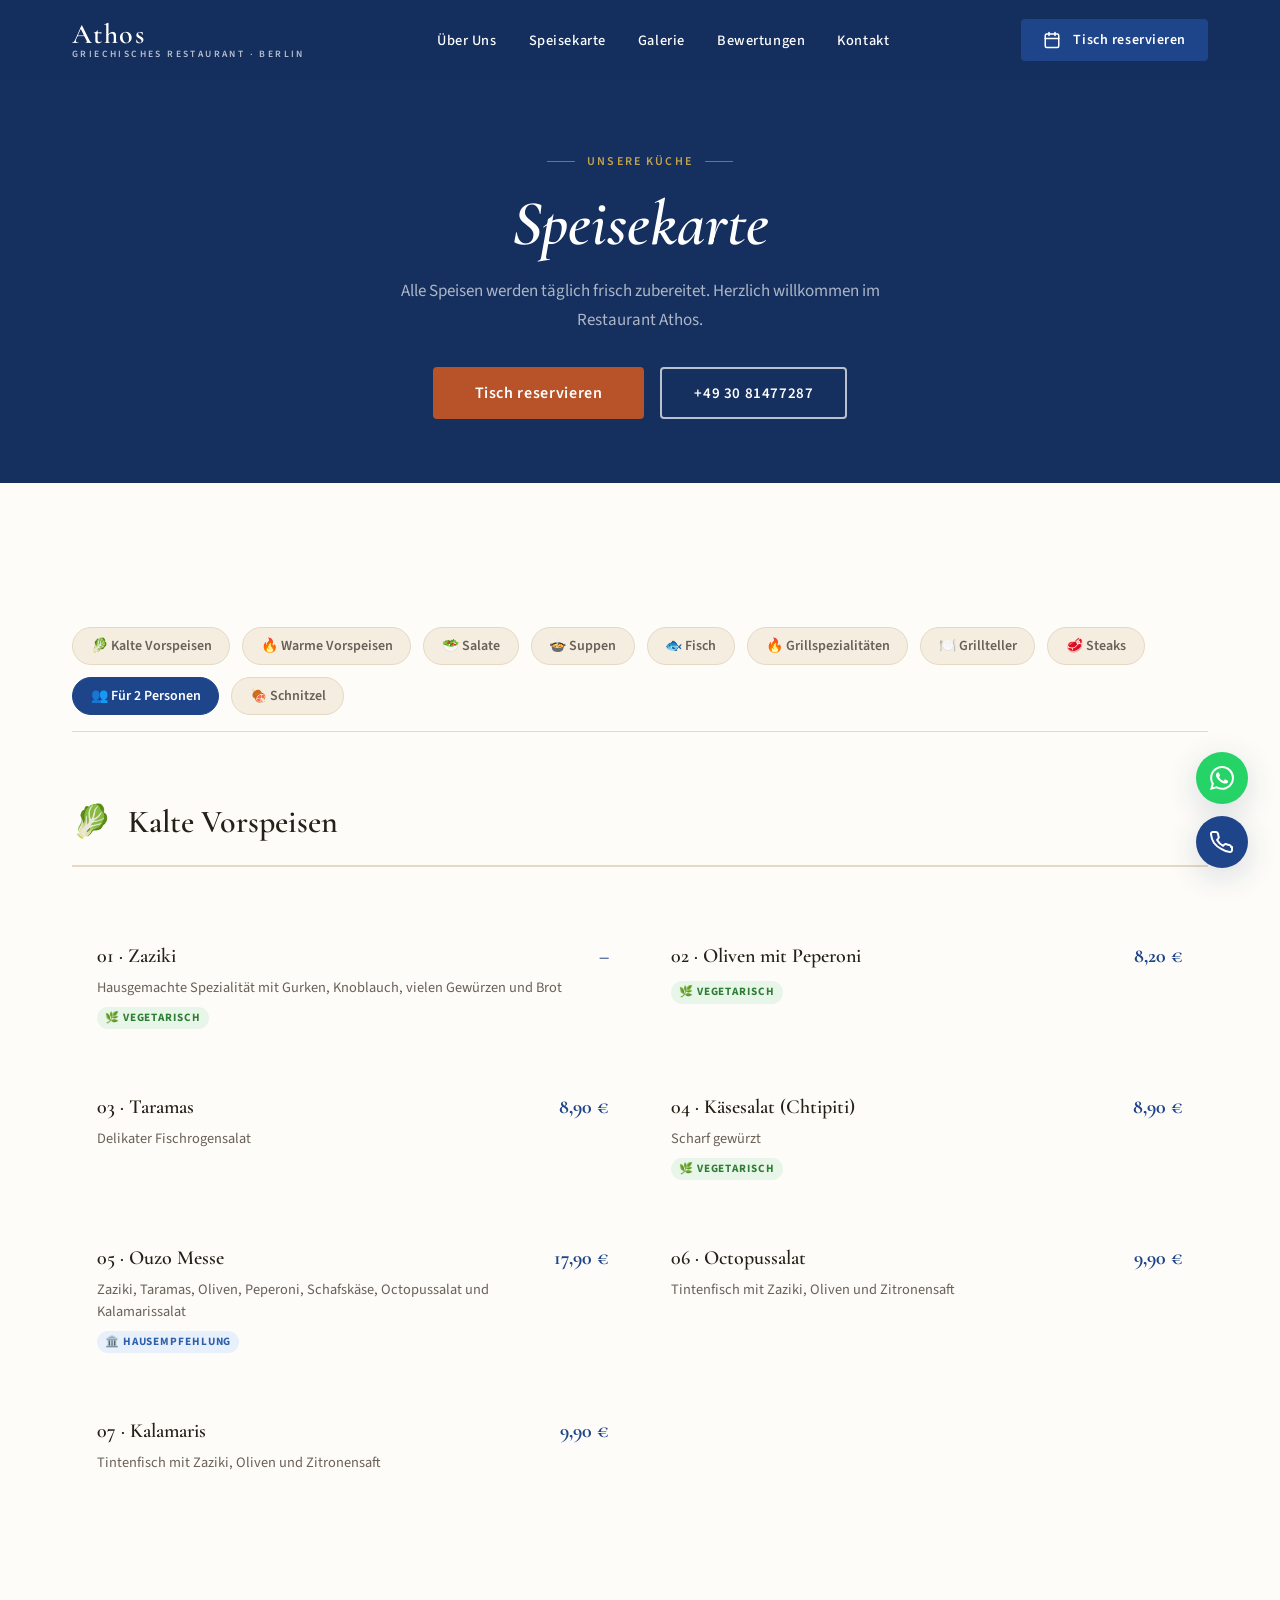
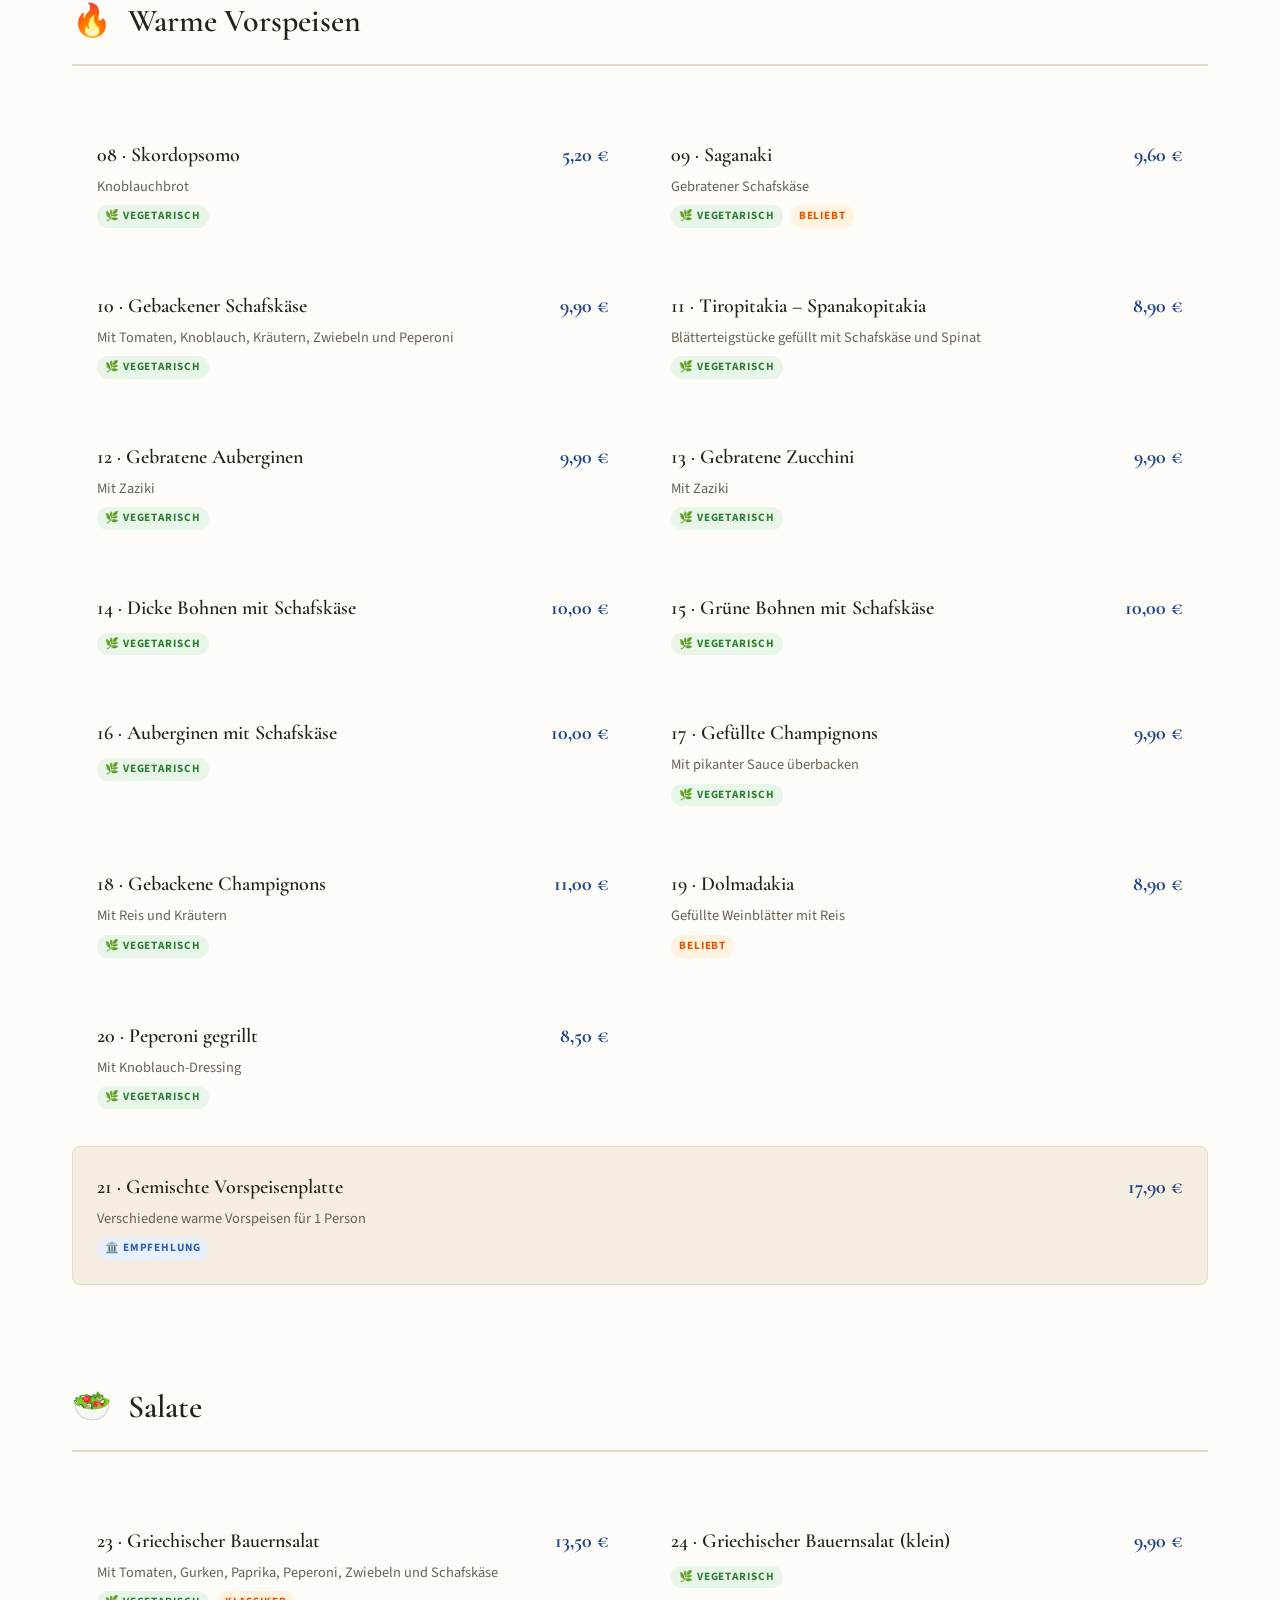
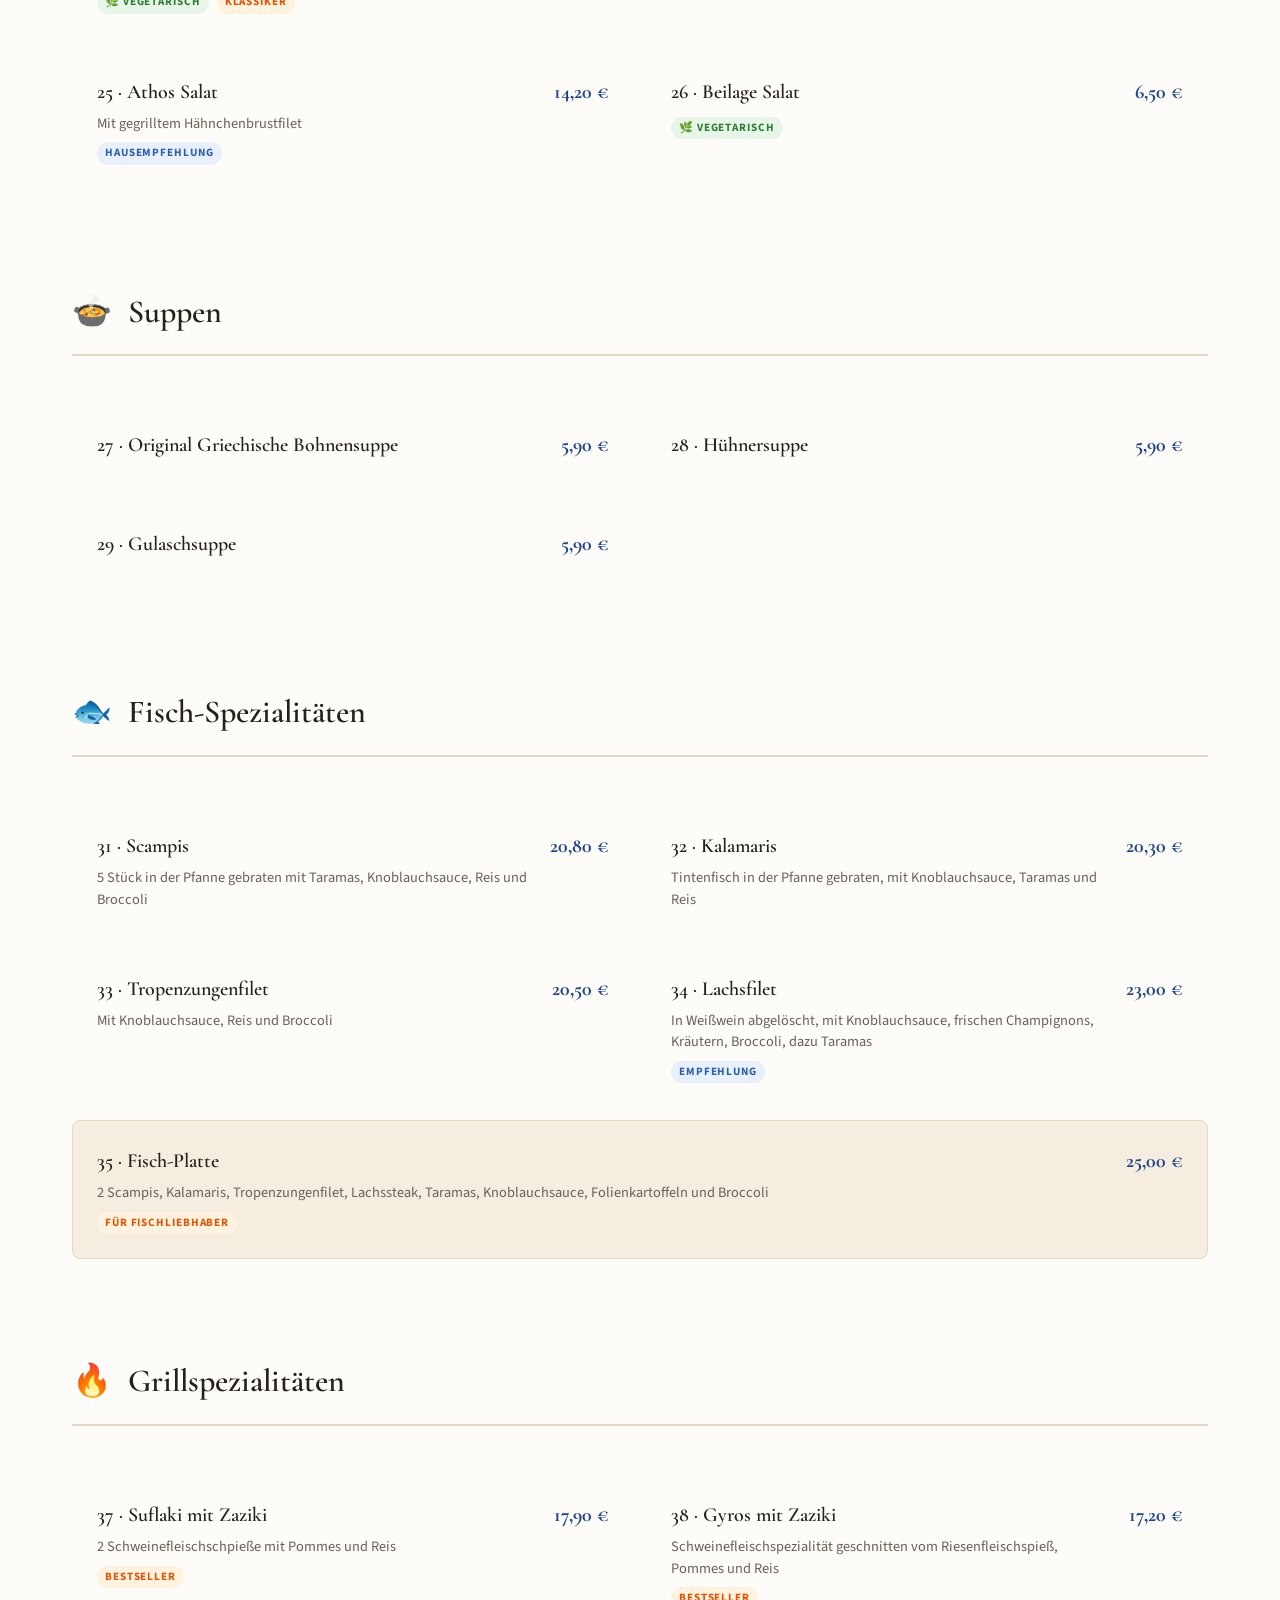
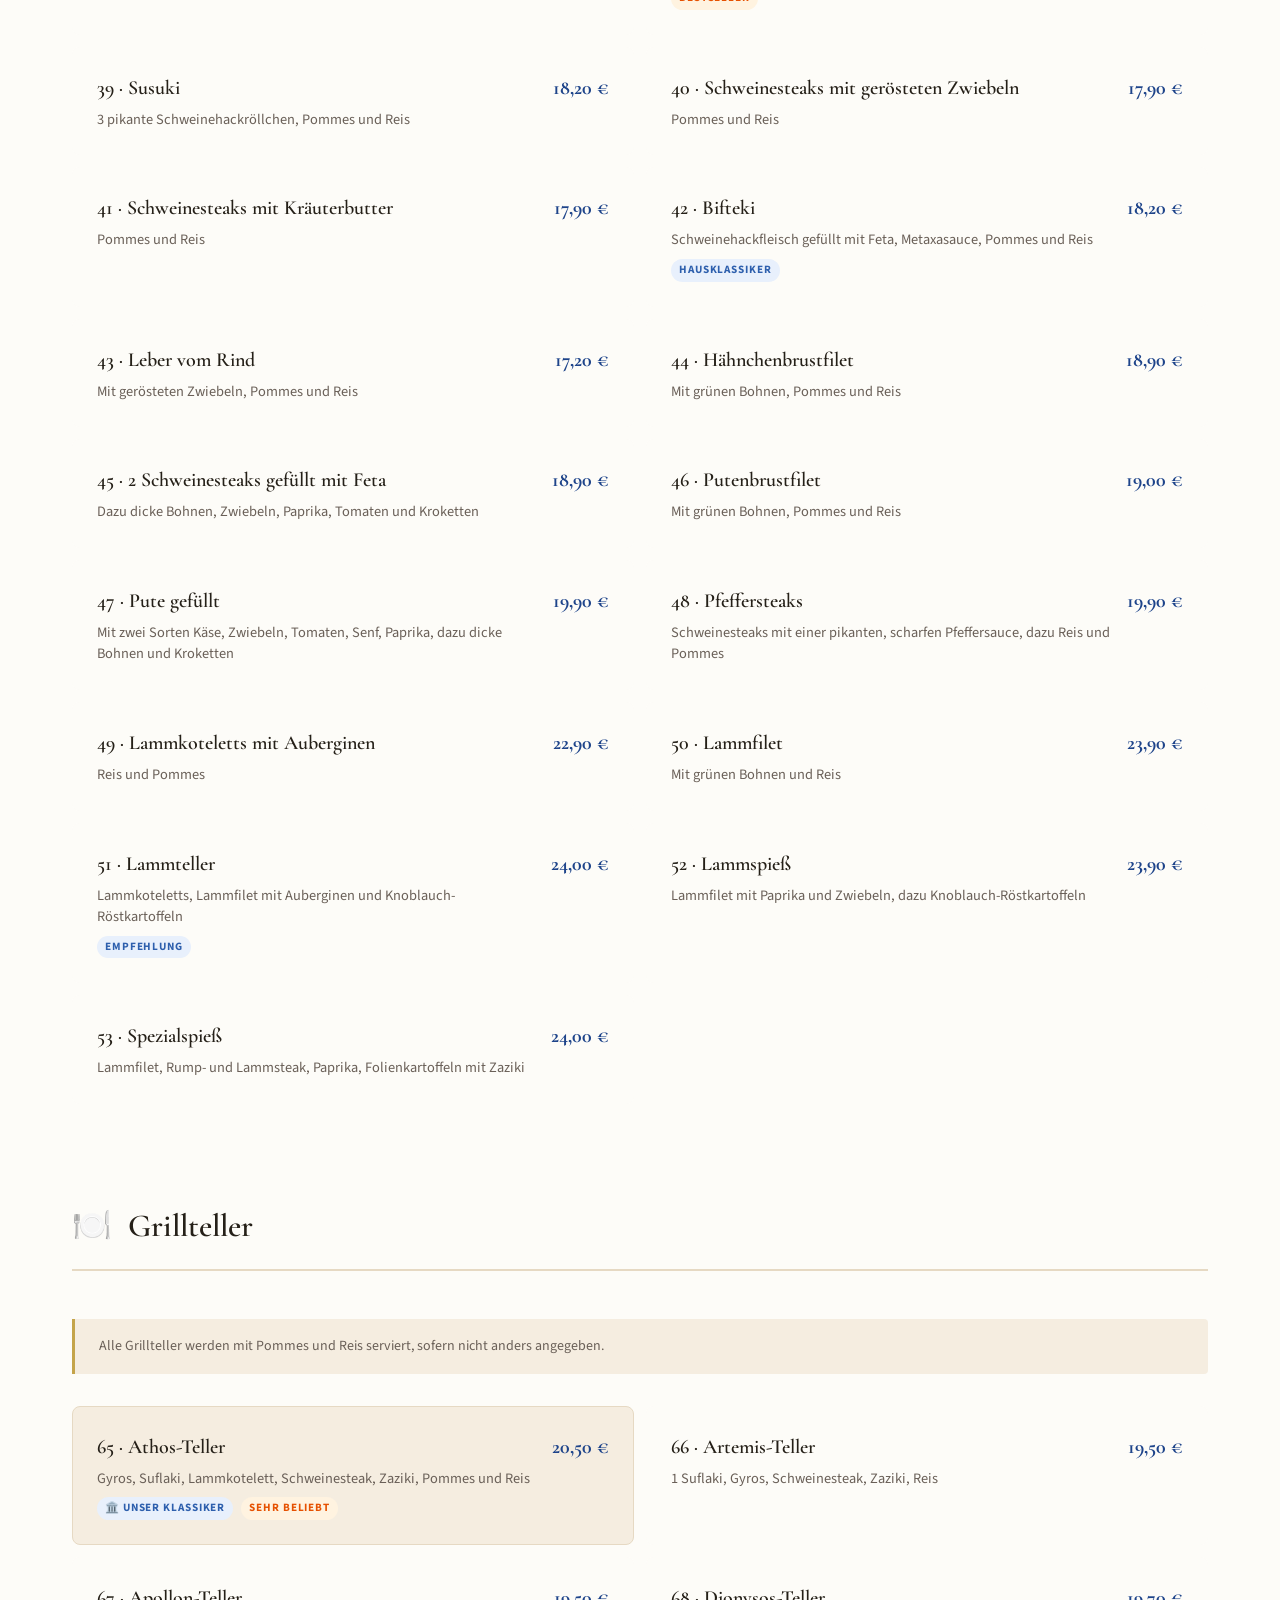
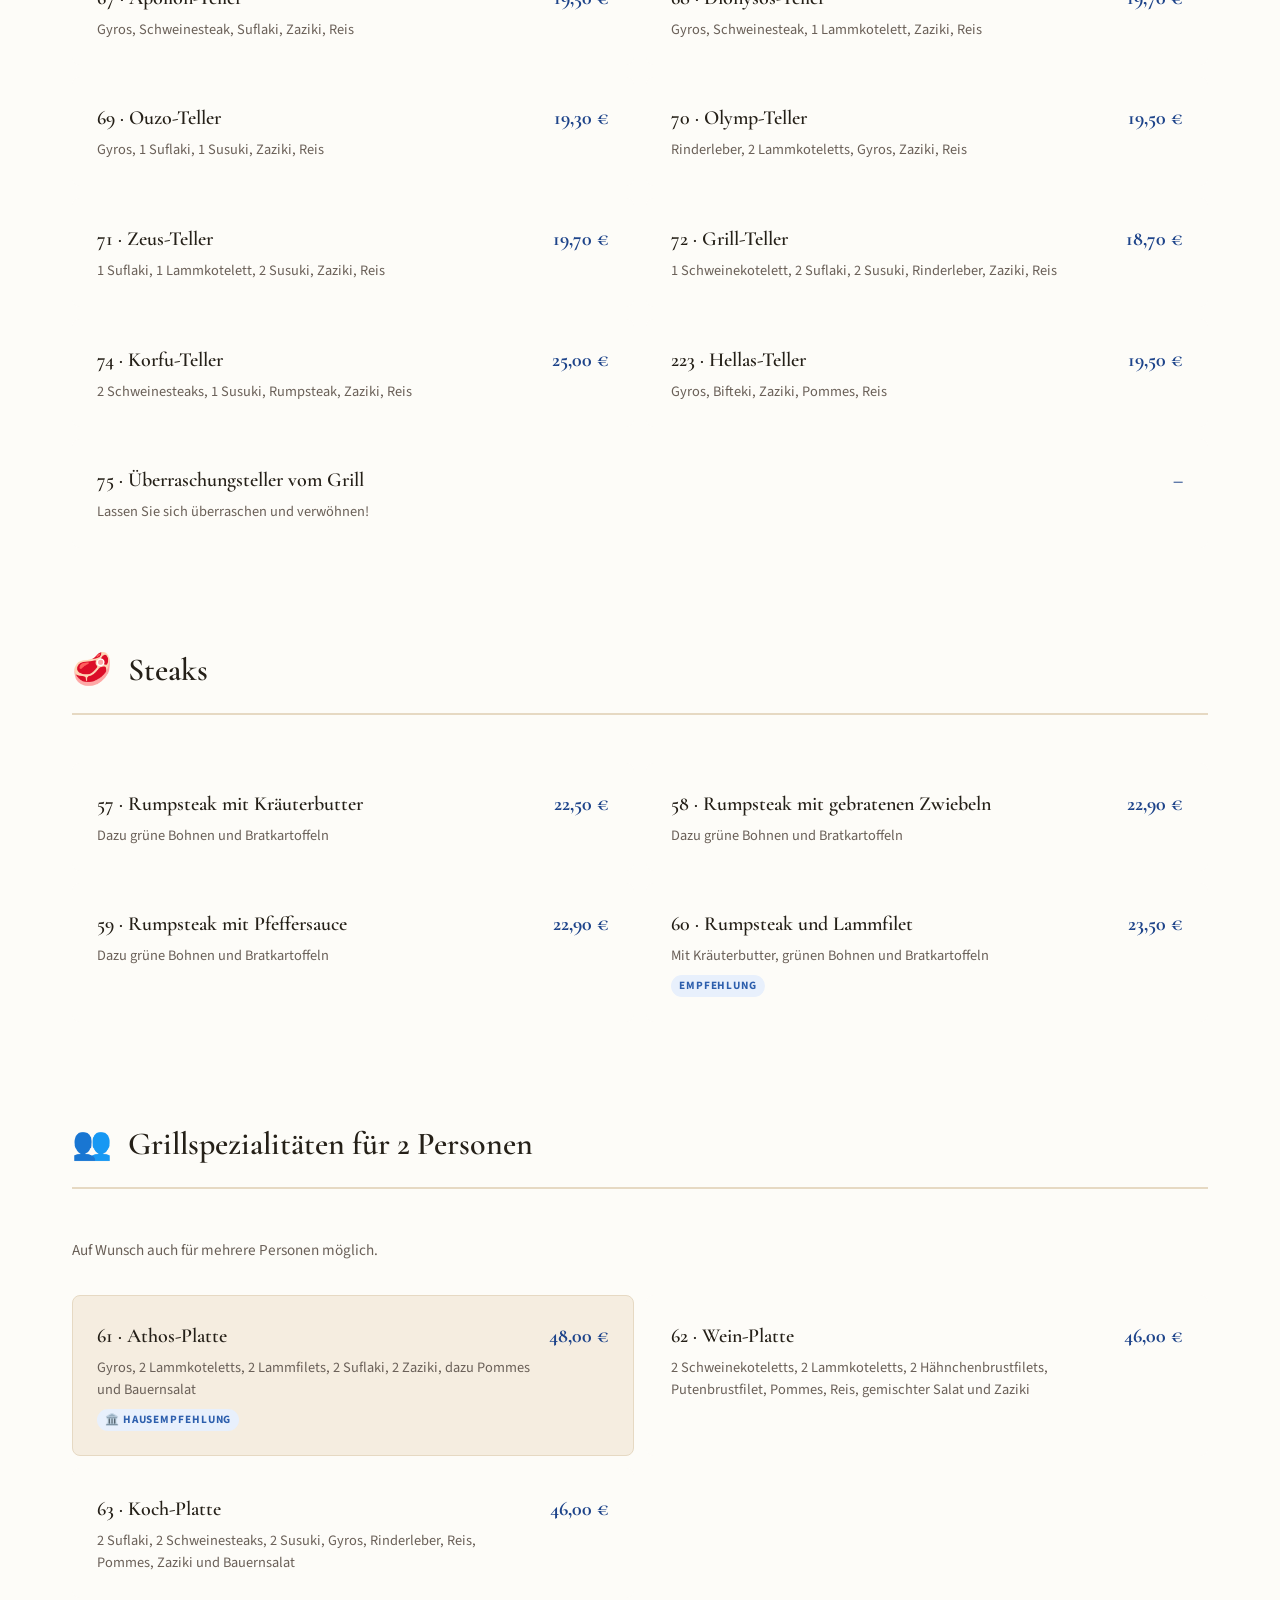
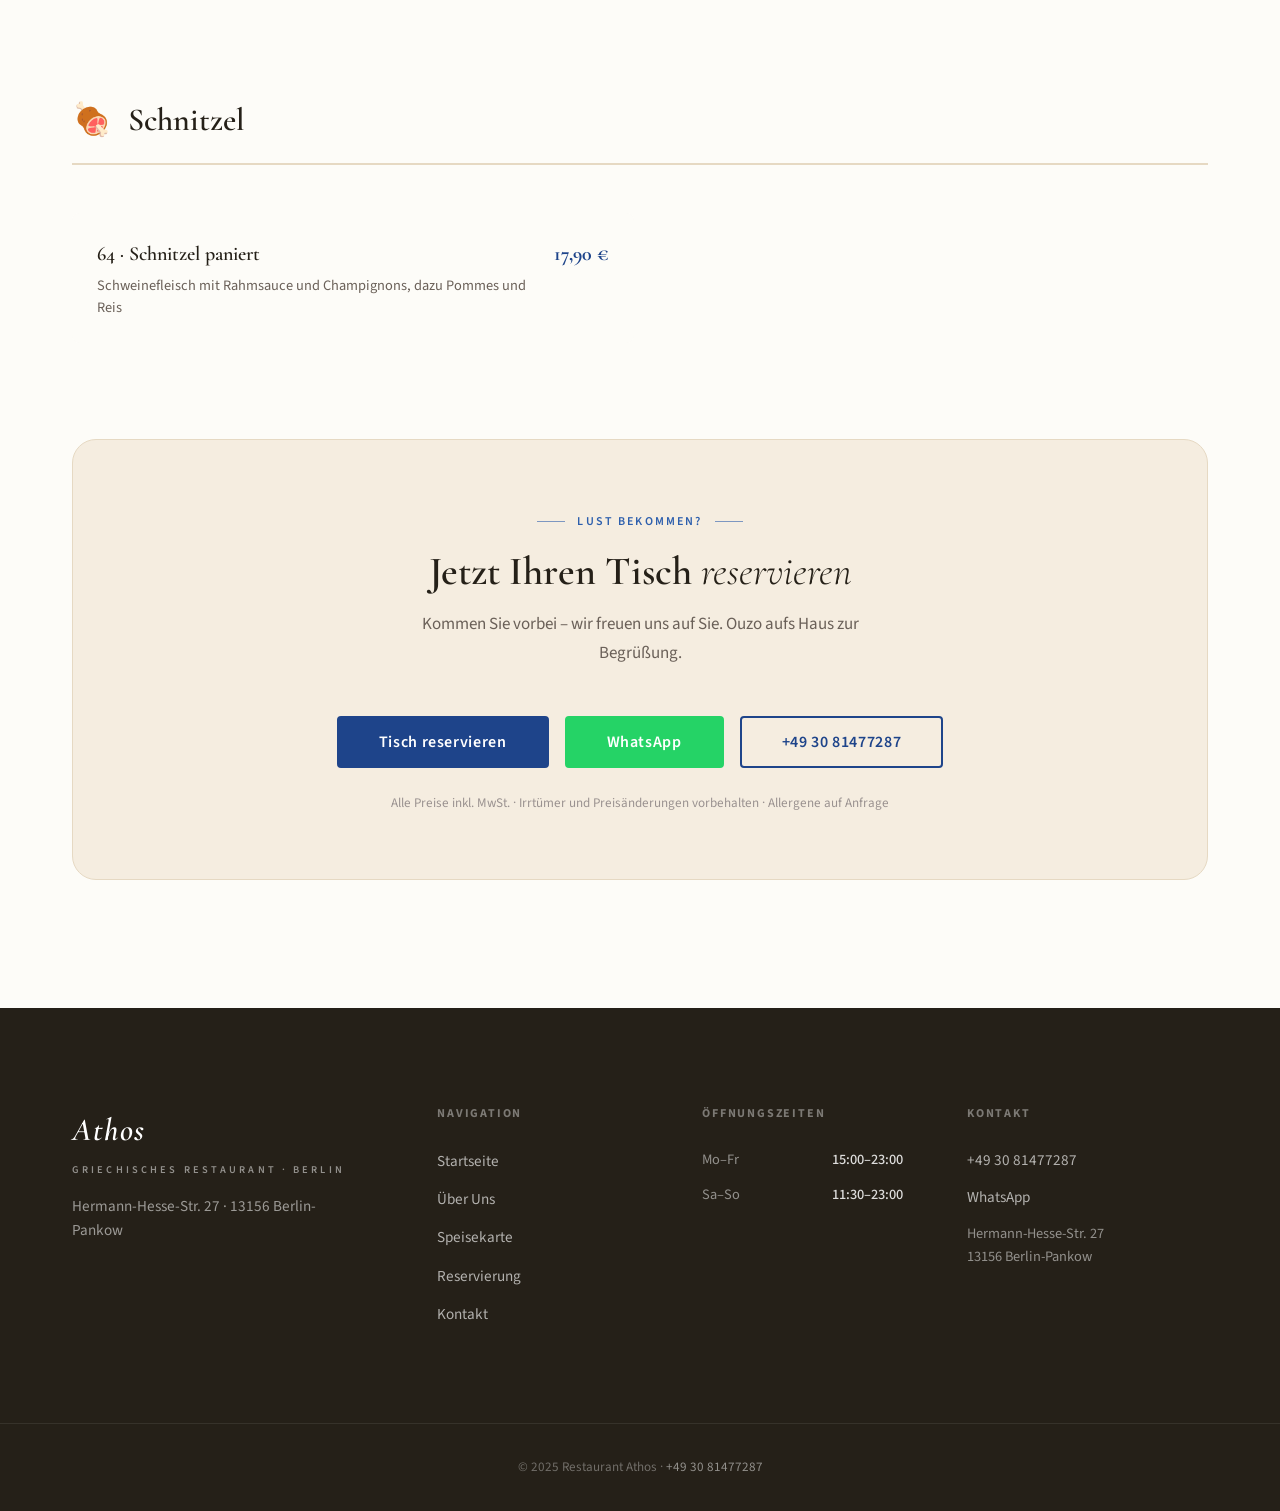
<file: speisekarte.html>
<!DOCTYPE html>
<html lang="de">
<head>
  <meta charset="UTF-8">
  <meta name="viewport" content="width=device-width, initial-scale=1.0">
  <meta name="color-scheme" content="light only">
  <meta name="darkreader-lock">
  <meta name="description" content="Vollständige Speisekarte – Restaurant Athos Berlin-Pankow. Kalte &amp; warme Vorspeisen, Grillspezialitäten, Fisch, Grillteller, Steaks und mehr.">
  <title>Speisekarte – Restaurant Athos Berlin-Pankow</title>
  <link rel="preconnect" href="https://fonts.googleapis.com">
  <link rel="preconnect" href="https://fonts.gstatic.com" crossorigin>
  <link href="https://fonts.googleapis.com/css2?family=Cormorant+Garamond:ital,wght@0,300;0,400;0,500;0,600;0,700;1,300;1,400;1,500;1,600;1,700&family=Source+Sans+3:ital,wght@0,300;0,400;0,500;0,600;0,700;1,400&display=swap" rel="stylesheet">
  <link rel="stylesheet" href="style.css">
</head>
<body class="page-speisekarte">

<header class="site-header scrolled" id="site-header">
  <nav class="navbar">
    <div class="container navbar-inner">
      <a href="index.html" class="nav-logo" aria-label="Restaurant Athos – Zur Startseite">
        <span class="logo-name">Athos</span>
        <span class="logo-sub">Griechisches Restaurant · Berlin</span>
      </a>
      <ul class="nav-links" role="navigation" aria-label="Hauptnavigation">
        <li><a href="index.html#ueber-uns"   class="nav-link">Über Uns</a></li>
        <li><a href="speisekarte.html"        class="nav-link" aria-current="page">Speisekarte</a></li>
        <li><a href="index.html#galerie"      class="nav-link">Galerie</a></li>
        <li><a href="index.html#bewertungen"  class="nav-link">Bewertungen</a></li>
        <li><a href="index.html#kontakt"      class="nav-link">Kontakt</a></li>
      </ul>
      <div class="nav-right">
        <a href="index.html#reservierung" class="btn btn-primary btn-sm nav-reserve">
          <svg xmlns="http://www.w3.org/2000/svg" viewBox="0 0 24 24" fill="none" stroke="currentColor" stroke-width="2" stroke-linecap="round" stroke-linejoin="round"><rect x="3" y="4" width="18" height="18" rx="2"/><line x1="16" y1="2" x2="16" y2="6"/><line x1="8" y1="2" x2="8" y2="6"/><line x1="3" y1="10" x2="21" y2="10"/></svg>
          Tisch reservieren
        </a>
        <button class="hamburger" id="hamburger" aria-label="Menü öffnen" aria-expanded="false" aria-controls="mobile-nav">
          <span class="hamburger-line"></span><span class="hamburger-line"></span><span class="hamburger-line"></span>
        </button>
      </div>
    </div>
  </nav>
</header>

<nav class="mobile-nav" id="mobile-nav" aria-label="Mobiles Menü">
  <div class="mobile-nav-inner">
    <ul class="mobile-nav-links">
      <li><a href="index.html#ueber-uns">Über Uns</a></li>
      <li><a href="speisekarte.html">Speisekarte</a></li>
      <li><a href="index.html#galerie">Galerie</a></li>
      <li><a href="index.html#bewertungen">Bewertungen</a></li>
      <li><a href="index.html#kontakt">Kontakt</a></li>
    </ul>
    <a href="index.html#reservierung" class="btn btn-primary mobile-nav-cta">Tisch reservieren</a>
    <div class="mobile-nav-info">
      <p>Hermann-Hesse-Str. 27 · 13156 Berlin-Pankow</p>
      <a href="tel:+493081477287">+49 30 81477287</a>
    </div>
  </div>
</nav>

<main>
  <div class="menu-page-hero">
    <div class="container">
      <div class="section-eyebrow" style="justify-content:center">Unsere Küche</div>
      <h1 style="font-family:var(--font-heading);font-style:italic;font-weight:600;color:#fff">Speisekarte</h1>
      <p style="color:rgba(255,255,255,0.65)">Alle Speisen werden täglich frisch zubereitet. Herzlich willkommen im Restaurant Athos.</p>
      <div style="margin-top:var(--space-xl);display:flex;gap:var(--space-md);justify-content:center;flex-wrap:wrap">
        <a href="index.html#reservierung" class="btn btn-terracotta btn-lg">Tisch reservieren</a>
        <a href="tel:+493081477287" class="btn btn-outline-white">+49 30 81477287</a>
      </div>
    </div>
  </div>

  <div class="menu-page-body">
    <div class="container">

      <div class="menu-tabs" role="tablist">
        <button class="menu-tab active" data-target="kalte-vorspeisen"  role="tab">🥬 Kalte Vorspeisen</button>
        <button class="menu-tab"        data-target="warme-vorspeisen"  role="tab">🔥 Warme Vorspeisen</button>
        <button class="menu-tab"        data-target="salate"            role="tab">🥗 Salate</button>
        <button class="menu-tab"        data-target="suppen"            role="tab">🍲 Suppen</button>
        <button class="menu-tab"        data-target="fisch"             role="tab">🐟 Fisch</button>
        <button class="menu-tab"        data-target="grill"             role="tab">🔥 Grillspezialitäten</button>
        <button class="menu-tab"        data-target="grillteller"       role="tab">🍽️ Grillteller</button>
        <button class="menu-tab"        data-target="steaks"            role="tab">🥩 Steaks</button>
        <button class="menu-tab"        data-target="fuer-zwei"         role="tab">👥 Für 2 Personen</button>
        <button class="menu-tab"        data-target="schnitzel"         role="tab">🍖 Schnitzel</button>
      </div>

      <!-- KALTE VORSPEISEN -->
      <section class="menu-section" id="kalte-vorspeisen">
        <div class="menu-section-header"><span class="menu-section-icon">🥬</span><h2>Kalte Vorspeisen</h2></div>
        <div class="menu-items-list">
          <div class="menu-item"><div class="menu-item-body"><span class="menu-item-name">01 · Zaziki</span><p class="menu-item-desc">Hausgemachte Spezialität mit Gurken, Knoblauch, vielen Gewürzen und Brot</p><div class="menu-item-badges"><span class="badge badge-veg">🌿 Vegetarisch</span></div></div><span class="menu-item-price">–</span></div>
          <div class="menu-item"><div class="menu-item-body"><span class="menu-item-name">02 · Oliven mit Peperoni</span><div class="menu-item-badges"><span class="badge badge-veg">🌿 Vegetarisch</span></div></div><span class="menu-item-price">8,20 €</span></div>
          <div class="menu-item"><div class="menu-item-body"><span class="menu-item-name">03 · Taramas</span><p class="menu-item-desc">Delikater Fischrogensalat</p></div><span class="menu-item-price">8,90 €</span></div>
          <div class="menu-item"><div class="menu-item-body"><span class="menu-item-name">04 · Käsesalat (Chtipiti)</span><p class="menu-item-desc">Scharf gewürzt</p><div class="menu-item-badges"><span class="badge badge-veg">🌿 Vegetarisch</span></div></div><span class="menu-item-price">8,90 €</span></div>
          <div class="menu-item"><div class="menu-item-body"><span class="menu-item-name">05 · Ouzo Messe</span><p class="menu-item-desc">Zaziki, Taramas, Oliven, Peperoni, Schafskäse, Octopussalat und Kalamarissalat</p><div class="menu-item-badges"><span class="badge badge-house">🏛️ Hausempfehlung</span></div></div><span class="menu-item-price">17,90 €</span></div>
          <div class="menu-item"><div class="menu-item-body"><span class="menu-item-name">06 · Octopussalat</span><p class="menu-item-desc">Tintenfisch mit Zaziki, Oliven und Zitronensaft</p></div><span class="menu-item-price">9,90 €</span></div>
          <div class="menu-item"><div class="menu-item-body"><span class="menu-item-name">07 · Kalamaris</span><p class="menu-item-desc">Tintenfisch mit Zaziki, Oliven und Zitronensaft</p></div><span class="menu-item-price">9,90 €</span></div>
        </div>
      </section>

      <!-- WARME VORSPEISEN -->
      <section class="menu-section" id="warme-vorspeisen">
        <div class="menu-section-header"><span class="menu-section-icon">🔥</span><h2>Warme Vorspeisen</h2></div>
        <div class="menu-items-list">
          <div class="menu-item"><div class="menu-item-body"><span class="menu-item-name">08 · Skordopsomo</span><p class="menu-item-desc">Knoblauchbrot</p><div class="menu-item-badges"><span class="badge badge-veg">🌿 Vegetarisch</span></div></div><span class="menu-item-price">5,20 €</span></div>
          <div class="menu-item"><div class="menu-item-body"><span class="menu-item-name">09 · Saganaki</span><p class="menu-item-desc">Gebratener Schafskäse</p><div class="menu-item-badges"><span class="badge badge-veg">🌿 Vegetarisch</span><span class="badge badge-popular">Beliebt</span></div></div><span class="menu-item-price">9,60 €</span></div>
          <div class="menu-item"><div class="menu-item-body"><span class="menu-item-name">10 · Gebackener Schafskäse</span><p class="menu-item-desc">Mit Tomaten, Knoblauch, Kräutern, Zwiebeln und Peperoni</p><div class="menu-item-badges"><span class="badge badge-veg">🌿 Vegetarisch</span></div></div><span class="menu-item-price">9,90 €</span></div>
          <div class="menu-item"><div class="menu-item-body"><span class="menu-item-name">11 · Tiropitakia – Spanakopitakia</span><p class="menu-item-desc">Blätterteigstücke gefüllt mit Schafskäse und Spinat</p><div class="menu-item-badges"><span class="badge badge-veg">🌿 Vegetarisch</span></div></div><span class="menu-item-price">8,90 €</span></div>
          <div class="menu-item"><div class="menu-item-body"><span class="menu-item-name">12 · Gebratene Auberginen</span><p class="menu-item-desc">Mit Zaziki</p><div class="menu-item-badges"><span class="badge badge-veg">🌿 Vegetarisch</span></div></div><span class="menu-item-price">9,90 €</span></div>
          <div class="menu-item"><div class="menu-item-body"><span class="menu-item-name">13 · Gebratene Zucchini</span><p class="menu-item-desc">Mit Zaziki</p><div class="menu-item-badges"><span class="badge badge-veg">🌿 Vegetarisch</span></div></div><span class="menu-item-price">9,90 €</span></div>
          <div class="menu-item"><div class="menu-item-body"><span class="menu-item-name">14 · Dicke Bohnen mit Schafskäse</span><div class="menu-item-badges"><span class="badge badge-veg">🌿 Vegetarisch</span></div></div><span class="menu-item-price">10,00 €</span></div>
          <div class="menu-item"><div class="menu-item-body"><span class="menu-item-name">15 · Grüne Bohnen mit Schafskäse</span><div class="menu-item-badges"><span class="badge badge-veg">🌿 Vegetarisch</span></div></div><span class="menu-item-price">10,00 €</span></div>
          <div class="menu-item"><div class="menu-item-body"><span class="menu-item-name">16 · Auberginen mit Schafskäse</span><div class="menu-item-badges"><span class="badge badge-veg">🌿 Vegetarisch</span></div></div><span class="menu-item-price">10,00 €</span></div>
          <div class="menu-item"><div class="menu-item-body"><span class="menu-item-name">17 · Gefüllte Champignons</span><p class="menu-item-desc">Mit pikanter Sauce überbacken</p><div class="menu-item-badges"><span class="badge badge-veg">🌿 Vegetarisch</span></div></div><span class="menu-item-price">9,90 €</span></div>
          <div class="menu-item"><div class="menu-item-body"><span class="menu-item-name">18 · Gebackene Champignons</span><p class="menu-item-desc">Mit Reis und Kräutern</p><div class="menu-item-badges"><span class="badge badge-veg">🌿 Vegetarisch</span></div></div><span class="menu-item-price">11,00 €</span></div>
          <div class="menu-item"><div class="menu-item-body"><span class="menu-item-name">19 · Dolmadakia</span><p class="menu-item-desc">Gefüllte Weinblätter mit Reis</p><div class="menu-item-badges"><span class="badge badge-popular">Beliebt</span></div></div><span class="menu-item-price">8,90 €</span></div>
          <div class="menu-item"><div class="menu-item-body"><span class="menu-item-name">20 · Peperoni gegrillt</span><p class="menu-item-desc">Mit Knoblauch-Dressing</p><div class="menu-item-badges"><span class="badge badge-veg">🌿 Vegetarisch</span></div></div><span class="menu-item-price">8,50 €</span></div>
          <div class="menu-item" style="grid-column:1/-1;background:var(--cream);border-color:var(--sand)"><div class="menu-item-body"><span class="menu-item-name">21 · Gemischte Vorspeisenplatte</span><p class="menu-item-desc">Verschiedene warme Vorspeisen für 1 Person</p><div class="menu-item-badges"><span class="badge badge-house">🏛️ Empfehlung</span></div></div><span class="menu-item-price">17,90 €</span></div>
        </div>
      </section>

      <!-- SALATE -->
      <section class="menu-section" id="salate">
        <div class="menu-section-header"><span class="menu-section-icon">🥗</span><h2>Salate</h2></div>
        <div class="menu-items-list">
          <div class="menu-item"><div class="menu-item-body"><span class="menu-item-name">23 · Griechischer Bauernsalat</span><p class="menu-item-desc">Mit Tomaten, Gurken, Paprika, Peperoni, Zwiebeln und Schafskäse</p><div class="menu-item-badges"><span class="badge badge-veg">🌿 Vegetarisch</span><span class="badge badge-popular">Klassiker</span></div></div><span class="menu-item-price">13,50 €</span></div>
          <div class="menu-item"><div class="menu-item-body"><span class="menu-item-name">24 · Griechischer Bauernsalat (klein)</span><div class="menu-item-badges"><span class="badge badge-veg">🌿 Vegetarisch</span></div></div><span class="menu-item-price">9,90 €</span></div>
          <div class="menu-item"><div class="menu-item-body"><span class="menu-item-name">25 · Athos Salat</span><p class="menu-item-desc">Mit gegrilltem Hähnchenbrustfilet</p><div class="menu-item-badges"><span class="badge badge-house">Hausempfehlung</span></div></div><span class="menu-item-price">14,20 €</span></div>
          <div class="menu-item"><div class="menu-item-body"><span class="menu-item-name">26 · Beilage Salat</span><div class="menu-item-badges"><span class="badge badge-veg">🌿 Vegetarisch</span></div></div><span class="menu-item-price">6,50 €</span></div>
        </div>
      </section>

      <!-- SUPPEN -->
      <section class="menu-section" id="suppen">
        <div class="menu-section-header"><span class="menu-section-icon">🍲</span><h2>Suppen</h2></div>
        <div class="menu-items-list">
          <div class="menu-item"><div class="menu-item-body"><span class="menu-item-name">27 · Original Griechische Bohnensuppe</span></div><span class="menu-item-price">5,90 €</span></div>
          <div class="menu-item"><div class="menu-item-body"><span class="menu-item-name">28 · Hühnersuppe</span></div><span class="menu-item-price">5,90 €</span></div>
          <div class="menu-item"><div class="menu-item-body"><span class="menu-item-name">29 · Gulaschsuppe</span></div><span class="menu-item-price">5,90 €</span></div>
        </div>
      </section>

      <!-- FISCH -->
      <section class="menu-section" id="fisch">
        <div class="menu-section-header"><span class="menu-section-icon">🐟</span><h2>Fisch-Spezialitäten</h2></div>
        <div class="menu-items-list">
          <div class="menu-item"><div class="menu-item-body"><span class="menu-item-name">31 · Scampis</span><p class="menu-item-desc">5 Stück in der Pfanne gebraten mit Taramas, Knoblauchsauce, Reis und Broccoli</p></div><span class="menu-item-price">20,80 €</span></div>
          <div class="menu-item"><div class="menu-item-body"><span class="menu-item-name">32 · Kalamaris</span><p class="menu-item-desc">Tintenfisch in der Pfanne gebraten, mit Knoblauchsauce, Taramas und Reis</p></div><span class="menu-item-price">20,30 €</span></div>
          <div class="menu-item"><div class="menu-item-body"><span class="menu-item-name">33 · Tropenzungenfilet</span><p class="menu-item-desc">Mit Knoblauchsauce, Reis und Broccoli</p></div><span class="menu-item-price">20,50 €</span></div>
          <div class="menu-item"><div class="menu-item-body"><span class="menu-item-name">34 · Lachsfilet</span><p class="menu-item-desc">In Weißwein abgelöscht, mit Knoblauchsauce, frischen Champignons, Kräutern, Broccoli, dazu Taramas</p><div class="menu-item-badges"><span class="badge badge-house">Empfehlung</span></div></div><span class="menu-item-price">23,00 €</span></div>
          <div class="menu-item" style="grid-column:1/-1;background:var(--cream);border-color:var(--sand)"><div class="menu-item-body"><span class="menu-item-name">35 · Fisch-Platte</span><p class="menu-item-desc">2 Scampis, Kalamaris, Tropenzungenfilet, Lachssteak, Taramas, Knoblauchsauce, Folienkartoffeln und Broccoli</p><div class="menu-item-badges"><span class="badge badge-popular">Für Fischliebhaber</span></div></div><span class="menu-item-price">25,00 €</span></div>
        </div>
      </section>

      <!-- GRILLSPEZIALITÄTEN -->
      <section class="menu-section" id="grill">
        <div class="menu-section-header"><span class="menu-section-icon">🔥</span><h2>Grillspezialitäten</h2></div>
        <div class="menu-items-list">
          <div class="menu-item"><div class="menu-item-body"><span class="menu-item-name">37 · Suflaki mit Zaziki</span><p class="menu-item-desc">2 Schweinefleischschpieße mit Pommes und Reis</p><div class="menu-item-badges"><span class="badge badge-popular">Bestseller</span></div></div><span class="menu-item-price">17,90 €</span></div>
          <div class="menu-item"><div class="menu-item-body"><span class="menu-item-name">38 · Gyros mit Zaziki</span><p class="menu-item-desc">Schweinefleischspezialität geschnitten vom Riesenfleischspieß, Pommes und Reis</p><div class="menu-item-badges"><span class="badge badge-popular">Bestseller</span></div></div><span class="menu-item-price">17,20 €</span></div>
          <div class="menu-item"><div class="menu-item-body"><span class="menu-item-name">39 · Susuki</span><p class="menu-item-desc">3 pikante Schweinehackröllchen, Pommes und Reis</p></div><span class="menu-item-price">18,20 €</span></div>
          <div class="menu-item"><div class="menu-item-body"><span class="menu-item-name">40 · Schweinesteaks mit gerösteten Zwiebeln</span><p class="menu-item-desc">Pommes und Reis</p></div><span class="menu-item-price">17,90 €</span></div>
          <div class="menu-item"><div class="menu-item-body"><span class="menu-item-name">41 · Schweinesteaks mit Kräuterbutter</span><p class="menu-item-desc">Pommes und Reis</p></div><span class="menu-item-price">17,90 €</span></div>
          <div class="menu-item"><div class="menu-item-body"><span class="menu-item-name">42 · Bifteki</span><p class="menu-item-desc">Schweinehackfleisch gefüllt mit Feta, Metaxasauce, Pommes und Reis</p><div class="menu-item-badges"><span class="badge badge-house">Hausklassiker</span></div></div><span class="menu-item-price">18,20 €</span></div>
          <div class="menu-item"><div class="menu-item-body"><span class="menu-item-name">43 · Leber vom Rind</span><p class="menu-item-desc">Mit gerösteten Zwiebeln, Pommes und Reis</p></div><span class="menu-item-price">17,20 €</span></div>
          <div class="menu-item"><div class="menu-item-body"><span class="menu-item-name">44 · Hähnchenbrustfilet</span><p class="menu-item-desc">Mit grünen Bohnen, Pommes und Reis</p></div><span class="menu-item-price">18,90 €</span></div>
          <div class="menu-item"><div class="menu-item-body"><span class="menu-item-name">45 · 2 Schweinesteaks gefüllt mit Feta</span><p class="menu-item-desc">Dazu dicke Bohnen, Zwiebeln, Paprika, Tomaten und Kroketten</p></div><span class="menu-item-price">18,90 €</span></div>
          <div class="menu-item"><div class="menu-item-body"><span class="menu-item-name">46 · Putenbrustfilet</span><p class="menu-item-desc">Mit grünen Bohnen, Pommes und Reis</p></div><span class="menu-item-price">19,00 €</span></div>
          <div class="menu-item"><div class="menu-item-body"><span class="menu-item-name">47 · Pute gefüllt</span><p class="menu-item-desc">Mit zwei Sorten Käse, Zwiebeln, Tomaten, Senf, Paprika, dazu dicke Bohnen und Kroketten</p></div><span class="menu-item-price">19,90 €</span></div>
          <div class="menu-item"><div class="menu-item-body"><span class="menu-item-name">48 · Pfeffersteaks</span><p class="menu-item-desc">Schweinesteaks mit einer pikanten, scharfen Pfeffersauce, dazu Reis und Pommes</p></div><span class="menu-item-price">19,90 €</span></div>
          <div class="menu-item"><div class="menu-item-body"><span class="menu-item-name">49 · Lammkoteletts mit Auberginen</span><p class="menu-item-desc">Reis und Pommes</p></div><span class="menu-item-price">22,90 €</span></div>
          <div class="menu-item"><div class="menu-item-body"><span class="menu-item-name">50 · Lammfilet</span><p class="menu-item-desc">Mit grünen Bohnen und Reis</p></div><span class="menu-item-price">23,90 €</span></div>
          <div class="menu-item"><div class="menu-item-body"><span class="menu-item-name">51 · Lammteller</span><p class="menu-item-desc">Lammkoteletts, Lammfilet mit Auberginen und Knoblauch-Röstkartoffeln</p><div class="menu-item-badges"><span class="badge badge-house">Empfehlung</span></div></div><span class="menu-item-price">24,00 €</span></div>
          <div class="menu-item"><div class="menu-item-body"><span class="menu-item-name">52 · Lammspieß</span><p class="menu-item-desc">Lammfilet mit Paprika und Zwiebeln, dazu Knoblauch-Röstkartoffeln</p></div><span class="menu-item-price">23,90 €</span></div>
          <div class="menu-item"><div class="menu-item-body"><span class="menu-item-name">53 · Spezialspieß</span><p class="menu-item-desc">Lammfilet, Rump- und Lammsteak, Paprika, Folienkartoffeln mit Zaziki</p></div><span class="menu-item-price">24,00 €</span></div>
        </div>
      </section>

      <!-- GRILLTELLER -->
      <section class="menu-section" id="grillteller">
        <div class="menu-section-header"><span class="menu-section-icon">🍽️</span><h2>Grillteller</h2></div>
        <div class="menu-note" style="margin-bottom:var(--space-xl)">Alle Grillteller werden mit Pommes und Reis serviert, sofern nicht anders angegeben.</div>
        <div class="menu-items-list">
          <div class="menu-item" style="background:var(--cream);border-color:var(--sand)"><div class="menu-item-body"><span class="menu-item-name">65 · Athos-Teller</span><p class="menu-item-desc">Gyros, Suflaki, Lammkotelett, Schweinesteak, Zaziki, Pommes und Reis</p><div class="menu-item-badges"><span class="badge badge-house">🏛️ Unser Klassiker</span><span class="badge badge-popular">Sehr beliebt</span></div></div><span class="menu-item-price">20,50 €</span></div>
          <div class="menu-item"><div class="menu-item-body"><span class="menu-item-name">66 · Artemis-Teller</span><p class="menu-item-desc">1 Suflaki, Gyros, Schweinesteak, Zaziki, Reis</p></div><span class="menu-item-price">19,50 €</span></div>
          <div class="menu-item"><div class="menu-item-body"><span class="menu-item-name">67 · Apollon-Teller</span><p class="menu-item-desc">Gyros, Schweinesteak, Suflaki, Zaziki, Reis</p></div><span class="menu-item-price">19,50 €</span></div>
          <div class="menu-item"><div class="menu-item-body"><span class="menu-item-name">68 · Dionysos-Teller</span><p class="menu-item-desc">Gyros, Schweinesteak, 1 Lammkotelett, Zaziki, Reis</p></div><span class="menu-item-price">19,70 €</span></div>
          <div class="menu-item"><div class="menu-item-body"><span class="menu-item-name">69 · Ouzo-Teller</span><p class="menu-item-desc">Gyros, 1 Suflaki, 1 Susuki, Zaziki, Reis</p></div><span class="menu-item-price">19,30 €</span></div>
          <div class="menu-item"><div class="menu-item-body"><span class="menu-item-name">70 · Olymp-Teller</span><p class="menu-item-desc">Rinderleber, 2 Lammkoteletts, Gyros, Zaziki, Reis</p></div><span class="menu-item-price">19,50 €</span></div>
          <div class="menu-item"><div class="menu-item-body"><span class="menu-item-name">71 · Zeus-Teller</span><p class="menu-item-desc">1 Suflaki, 1 Lammkotelett, 2 Susuki, Zaziki, Reis</p></div><span class="menu-item-price">19,70 €</span></div>
          <div class="menu-item"><div class="menu-item-body"><span class="menu-item-name">72 · Grill-Teller</span><p class="menu-item-desc">1 Schweinekotelett, 2 Suflaki, 2 Susuki, Rinderleber, Zaziki, Reis</p></div><span class="menu-item-price">18,70 €</span></div>
          <div class="menu-item"><div class="menu-item-body"><span class="menu-item-name">74 · Korfu-Teller</span><p class="menu-item-desc">2 Schweinesteaks, 1 Susuki, Rumpsteak, Zaziki, Reis</p></div><span class="menu-item-price">25,00 €</span></div>
          <div class="menu-item"><div class="menu-item-body"><span class="menu-item-name">223 · Hellas-Teller</span><p class="menu-item-desc">Gyros, Bifteki, Zaziki, Pommes, Reis</p></div><span class="menu-item-price">19,50 €</span></div>
          <div class="menu-item" style="grid-column:1/-1"><div class="menu-item-body"><span class="menu-item-name">75 · Überraschungsteller vom Grill</span><p class="menu-item-desc">Lassen Sie sich überraschen und verwöhnen!</p></div><span class="menu-item-price">–</span></div>
        </div>
      </section>

      <!-- STEAKS -->
      <section class="menu-section" id="steaks">
        <div class="menu-section-header"><span class="menu-section-icon">🥩</span><h2>Steaks</h2></div>
        <div class="menu-items-list">
          <div class="menu-item"><div class="menu-item-body"><span class="menu-item-name">57 · Rumpsteak mit Kräuterbutter</span><p class="menu-item-desc">Dazu grüne Bohnen und Bratkartoffeln</p></div><span class="menu-item-price">22,50 €</span></div>
          <div class="menu-item"><div class="menu-item-body"><span class="menu-item-name">58 · Rumpsteak mit gebratenen Zwiebeln</span><p class="menu-item-desc">Dazu grüne Bohnen und Bratkartoffeln</p></div><span class="menu-item-price">22,90 €</span></div>
          <div class="menu-item"><div class="menu-item-body"><span class="menu-item-name">59 · Rumpsteak mit Pfeffersauce</span><p class="menu-item-desc">Dazu grüne Bohnen und Bratkartoffeln</p></div><span class="menu-item-price">22,90 €</span></div>
          <div class="menu-item"><div class="menu-item-body"><span class="menu-item-name">60 · Rumpsteak und Lammfilet</span><p class="menu-item-desc">Mit Kräuterbutter, grünen Bohnen und Bratkartoffeln</p><div class="menu-item-badges"><span class="badge badge-house">Empfehlung</span></div></div><span class="menu-item-price">23,50 €</span></div>
        </div>
      </section>

      <!-- FÜR 2 PERSONEN -->
      <section class="menu-section" id="fuer-zwei">
        <div class="menu-section-header"><span class="menu-section-icon">👥</span><h2>Grillspezialitäten für 2 Personen</h2></div>
        <p style="color:var(--text-mid);margin-bottom:var(--space-xl);font-size:0.95rem">Auf Wunsch auch für mehrere Personen möglich.</p>
        <div class="menu-items-list">
          <div class="menu-item" style="background:var(--cream);border-color:var(--sand)"><div class="menu-item-body"><span class="menu-item-name">61 · Athos-Platte</span><p class="menu-item-desc">Gyros, 2 Lammkoteletts, 2 Lammfilets, 2 Suflaki, 2 Zaziki, dazu Pommes und Bauernsalat</p><div class="menu-item-badges"><span class="badge badge-house">🏛️ Hausempfehlung</span></div></div><span class="menu-item-price">48,00 €</span></div>
          <div class="menu-item"><div class="menu-item-body"><span class="menu-item-name">62 · Wein-Platte</span><p class="menu-item-desc">2 Schweinekoteletts, 2 Lammkoteletts, 2 Hähnchenbrustfilets, Putenbrustfilet, Pommes, Reis, gemischter Salat und Zaziki</p></div><span class="menu-item-price">46,00 €</span></div>
          <div class="menu-item"><div class="menu-item-body"><span class="menu-item-name">63 · Koch-Platte</span><p class="menu-item-desc">2 Suflaki, 2 Schweinesteaks, 2 Susuki, Gyros, Rinderleber, Reis, Pommes, Zaziki und Bauernsalat</p></div><span class="menu-item-price">46,00 €</span></div>
        </div>
      </section>

      <!-- SCHNITZEL -->
      <section class="menu-section" id="schnitzel">
        <div class="menu-section-header"><span class="menu-section-icon">🍖</span><h2>Schnitzel</h2></div>
        <div class="menu-items-list">
          <div class="menu-item"><div class="menu-item-body"><span class="menu-item-name">64 · Schnitzel paniert</span><p class="menu-item-desc">Schweinefleisch mit Rahmsauce und Champignons, dazu Pommes und Reis</p></div><span class="menu-item-price">17,90 €</span></div>
        </div>
      </section>

      <!-- CTA -->
      <div style="text-align:center;margin-top:var(--space-4xl);padding:var(--space-3xl);background:var(--cream);border-radius:var(--radius-xl);border:1px solid var(--sand)">
        <div class="section-eyebrow" style="justify-content:center">Lust bekommen?</div>
        <h2 style="font-family:var(--font-heading);font-size:2.5rem;font-weight:600;margin-bottom:var(--space-md)">Jetzt Ihren Tisch <em>reservieren</em></h2>
        <p style="color:var(--text-mid);margin-bottom:var(--space-2xl);max-width:480px;margin-inline:auto">Kommen Sie vorbei – wir freuen uns auf Sie. Ouzo aufs Haus zur Begrüßung.</p>
        <div style="display:flex;gap:var(--space-md);justify-content:center;flex-wrap:wrap">
          <a href="index.html#reservierung" class="btn btn-primary btn-lg">Tisch reservieren</a>
          <a href="https://wa.me/493081477287" target="_blank" rel="noopener" class="btn btn-whatsapp btn-lg">WhatsApp</a>
          <a href="tel:+493081477287" class="btn btn-outline-blue btn-lg">+49 30 81477287</a>
        </div>
        <p style="margin-top:var(--space-lg);font-size:0.82rem;color:var(--text-light)">Alle Preise inkl. MwSt. · Irrtümer und Preisänderungen vorbehalten · Allergene auf Anfrage</p>
      </div>

    </div>
  </div>
</main>

<footer class="footer">
  <div class="footer-main container">
    <div class="footer-brand"><a href="index.html"><span class="logo-name">Athos</span><span class="logo-sub">Griechisches Restaurant · Berlin</span></a><p class="footer-tagline">Hermann-Hesse-Str. 27 · 13156 Berlin-Pankow</p></div>
    <div><span class="footer-col-title">Navigation</span><ul class="footer-links"><li><a href="index.html">Startseite</a></li><li><a href="index.html#ueber-uns">Über Uns</a></li><li><a href="speisekarte.html">Speisekarte</a></li><li><a href="index.html#reservierung">Reservierung</a></li><li><a href="index.html#kontakt">Kontakt</a></li></ul></div>
    <div><span class="footer-col-title">Öffnungszeiten</span><div class="footer-hours-list"><div class="footer-hours-row"><span class="hours-day">Mo–Fr</span><span class="hours-time">15:00–23:00</span></div><div class="footer-hours-row"><span class="hours-day">Sa–So</span><span class="hours-time">11:30–23:00</span></div></div></div>
    <div><span class="footer-col-title">Kontakt</span><div class="footer-links"><a href="tel:+493081477287">+49 30 81477287</a><a href="https://wa.me/493081477287" target="_blank" rel="noopener">WhatsApp</a><span style="color:rgba(255,255,255,0.5);font-size:0.9rem">Hermann-Hesse-Str. 27<br>13156 Berlin-Pankow</span></div></div>
  </div>
  <div class="footer-bottom"><div class="container" style="display:flex;flex-direction:column;align-items:center;gap:var(--space-xs);width:100%"><p>© 2025 Restaurant Athos · <a href="tel:+493081477287">+49 30 81477287</a></p></div></div>
</footer>

<div class="floating-actions">
  <a href="https://wa.me/493081477287?text=Hallo!%20Ich%20m%C3%B6chte%20gerne%20einen%20Tisch%20reservieren." class="fab fab-whatsapp" target="_blank" rel="noopener" aria-label="WhatsApp">
    <svg xmlns="http://www.w3.org/2000/svg" viewBox="0 0 24 24" fill="currentColor"><path d="M17.472 14.382c-.297-.149-1.758-.867-2.03-.967-.273-.099-.471-.148-.67.15-.197.297-.767.966-.94 1.164-.173.199-.347.223-.644.075-.297-.15-1.255-.463-2.39-1.475-.883-.788-1.48-1.761-1.653-2.059-.173-.297-.018-.458.13-.606.134-.133.298-.347.446-.52.149-.174.198-.298.298-.497.099-.198.05-.371-.025-.52-.075-.149-.669-1.612-.916-2.207-.242-.579-.487-.5-.669-.51-.173-.008-.371-.01-.57-.01-.198 0-.52.074-.792.372-.272.297-1.04 1.016-1.04 2.479 0 1.462 1.065 2.875 1.213 3.074.149.198 2.096 3.2 5.077 4.487.709.306 1.262.489 1.694.625.712.227 1.36.195 1.871.118.571-.085 1.758-.719 2.006-1.413.248-.694.248-1.289.173-1.413-.074-.124-.272-.198-.57-.347m-5.421 7.403h-.004a9.87 9.87 0 0 1-5.031-1.378l-.361-.214-3.741.982.998-3.648-.235-.374a9.86 9.86 0 0 1-1.51-5.26c.001-5.45 4.436-9.884 9.888-9.884 2.64 0 5.122 1.03 6.988 2.898a9.825 9.825 0 0 1 2.893 6.994c-.003 5.45-4.437 9.884-9.885 9.884m8.413-18.297A11.815 11.815 0 0 0 12.05 0C5.495 0 .16 5.335.157 11.892c0 2.096.547 4.142 1.588 5.945L.057 24l6.305-1.654a11.882 11.882 0 0 0 5.683 1.448h.005c6.554 0 11.89-5.335 11.893-11.893a11.821 11.821 0 0 0-3.48-8.413Z"/></svg>
  </a>
  <a href="tel:+493081477287" class="fab fab-phone" aria-label="Anrufen">
    <svg xmlns="http://www.w3.org/2000/svg" viewBox="0 0 24 24" fill="none" stroke="currentColor" stroke-width="2" stroke-linecap="round" stroke-linejoin="round"><path d="M22 16.92v3a2 2 0 0 1-2.18 2 19.79 19.79 0 0 1-8.63-3.07A19.5 19.5 0 0 1 4.07 13a19.79 19.79 0 0 1-3.07-8.67A2 2 0 0 1 2.93 2h3a2 2 0 0 1 2 1.72c.127.96.361 1.903.7 2.81a2 2 0 0 1-.45 2.11L7.09 9.91a16 16 0 0 0 6 6l1.27-1.27a2 2 0 0 1 2.11-.45c.907.339 1.85.573 2.81.7A2 2 0 0 1 21 17z"/></svg>
  </a>
</div>

<script src="main.js"></script>
</body>
</html>
</file>
<file: style.css>
/* ============================================================
   RESTAURANT ATHOS – BERLIN-PANKOW
   Design System & Complete Stylesheet
   Fonts: Cormorant Garamond (headings) · Source Sans 3 (body)
   ============================================================ */

/* ── 1. DESIGN TOKENS ────────────────────────────────────── */
:root {
  /* Prevent browser auto-dark-mode from converting warm whites to olive/green */
  color-scheme: light;

  /* Colors */
  --white:           #FDFCF8;
  --cream:           #F5EDE0;
  --sand:            #E6D9C3;
  --blue-deep:       #152F5E;
  --blue:            #1E448A;
  --blue-mid:        #2D5FAD;
  --blue-light:      #4A80D0;
  --blue-pale:       #E8F0FC;
  --olive:           #5C6B2A;
  --olive-light:     #788C3A;
  --terracotta:      #B85228;
  --terracotta-light:#D47550;
  --gold:            #C4A44A;
  --charcoal:        #252018;
  --text:            #332B22;
  --text-mid:        #6A6058;
  --text-light:      #9A9290;

  /* Spacing */
  --space-2xs: 0.25rem;
  --space-xs:  0.5rem;
  --space-sm:  0.75rem;
  --space-md:  1rem;
  --space-lg:  1.5rem;
  --space-xl:  2rem;
  --space-2xl: 3rem;
  --space-3xl: 4rem;
  --space-4xl: 6rem;
  --space-5xl: 8rem;

  /* Typography */
  --font-heading: 'Cormorant Garamond', Georgia, serif;
  --font-body:    'Source Sans 3', 'Helvetica Neue', sans-serif;

  /* Border radius */
  --radius-sm:  4px;
  --radius-md:  8px;
  --radius-lg:  16px;
  --radius-xl:  24px;

  /* Shadows */
  --shadow-sm:  0 1px 4px rgba(21, 47, 94, 0.08);
  --shadow-md:  0 4px 16px rgba(21, 47, 94, 0.12);
  --shadow-lg:  0 8px 32px rgba(21, 47, 94, 0.16);
  --shadow-xl:  0 16px 48px rgba(21, 47, 94, 0.20);

  /* Transitions */
  --ease:       cubic-bezier(0.4, 0, 0.2, 1);
  --ease-out:   cubic-bezier(0.0, 0, 0.2, 1);
  --trans-fast: 0.15s var(--ease);
  --trans:      0.3s var(--ease);
  --trans-slow: 0.6s var(--ease-out);

  /* Layout */
  --container:  1200px;
  --nav-height: 72px;
}

/* ── 2. RESET & BASE ─────────────────────────────────────── */
*, *::before, *::after { box-sizing: border-box; margin: 0; padding: 0; }

/* ── CRITICAL: Force light mode on ALL browsers / GitHub Pages ── */
/* color-scheme on :root alone is not enough for Chrome Auto Dark   */
html {
  color-scheme: light !important;
  background-color: #FDFCF8 !important;
  scroll-behavior: smooth;
  font-size: 16px;
  -webkit-text-size-adjust: 100%;
  forced-color-adjust: none;
}

body {
  font-family: var(--font-body);
  font-size: 1rem;
  line-height: 1.65;
  color: var(--text);
  color: #332B22;
  background-color: #FDFCF8 !important;
  background-color: var(--white) !important;
  overflow-x: hidden;
  color-scheme: light;
  forced-color-adjust: none;
}

/* ── Force light colors even when OS / browser runs in dark mode ── */
@media (prefers-color-scheme: dark) {
  html  { background-color: #FDFCF8 !important; color: #332B22 !important; }
  body  { background-color: #FDFCF8 !important; color: #332B22 !important; }
  h1, h2, h3, h4, h5, h6 { color: #252018 !important; }
  p { color: #6A6058 !important; }

  /* Hero section — keep all text white over the image */
  .hero .hero-subtitle,
  .hero p { color: rgba(255,255,255,0.9) !important; }
  .hero .hero-eyebrow { color: rgba(255,255,255,0.8) !important; }
  .hero h1, .hero .hero-title,
  .hero .hero-title-restaurant,
  .hero .hero-title-name { color: #ffffff !important; }

  /* Contact section keeps white text — override the dark-mode heading/p rules */
  .contact h2, .contact h3, .contact h4 { color: #ffffff !important; }
  .contact h2 em, .contact h3 em { color: var(--gold) !important; }
  .contact .section-heading,
  .contact .section-heading em { color: #ffffff !important; }
  .contact p,
  .contact .section-desc,
  .contact .contact-form-subtext { color: rgba(255,255,255,0.82) !important; }

  .about             { background-color: #FDFCF8 !important; }
  .signature         { background-color: #FDFCF8 !important; }
  .faq               { background-color: #FDFCF8 !important; }
  .contact           { background-color: var(--blue-deep) !important; }
  .menu-page-body    { background-color: #FDFCF8 !important; }

  .menu-overview     { background-color: #F5EDE0 !important; }
  .reviews           { background-color: #F5EDE0 !important; }
  .bg-cream          { background-color: #F5EDE0 !important; }

  .menu-tabs         { background-color: #FDFCF8 !important; }
  .mobile-nav        { background-color: #FDFCF8 !important; }

  .menu-cat-card     { background-color: #FDFCF8 !important; border-color: #E6D9C3 !important; }
  .dish-card         { background-color: #FDFCF8 !important; }
  .review-card       { background-color: #FDFCF8 !important; }
  .reviews-rating-header { background-color: #FDFCF8 !important; }
  .menu-item         { background-color: #FDFCF8 !important; }
  .site-header.scrolled  { background: rgba(253,252,248,0.97) !important; }
}

body.menu-open { overflow: hidden; }

img { max-width: 100%; height: auto; display: block; }
a { color: inherit; text-decoration: none; }
ul, ol { list-style: none; }
button { font-family: var(--font-body); cursor: pointer; border: none; background: none; }
input, select, textarea { font-family: var(--font-body); font-size: 1rem; }

/* ── 3. TYPOGRAPHY ───────────────────────────────────────── */
h1, h2, h3, h4, h5, h6 { font-family: var(--font-heading); font-weight: 600; line-height: 1.15; color: var(--charcoal); }
h1 { font-size: clamp(2.5rem, 8vw, 5.5rem); }
h2 { font-size: clamp(2rem, 5vw, 3.5rem); }
h3 { font-size: clamp(1.4rem, 3vw, 2rem); }
h4 { font-size: 1.25rem; }
p  { font-size: 1.0625rem; line-height: 1.72; color: var(--text-mid); }
em { font-style: italic; font-weight: 300; }

/* ── 4. LAYOUT ───────────────────────────────────────────── */
.container { width: 100%; max-width: var(--container); margin-inline: auto; padding-inline: var(--space-xl); }
.section-pad { padding-block: var(--space-4xl); }
.section-pad-lg { padding-block: var(--space-5xl); }
.bg-cream   { background-color: #F5EDE0; background-color: var(--cream); }
.bg-white   { background-color: #FDFCF8; background-color: var(--white); }
.bg-blue    { background-color: var(--blue-deep); }
.bg-charcoal{ background-color: var(--charcoal); }
.text-center { text-align: center; }

/* ── 5. SECTION HEADER ───────────────────────────────────── */
.section-eyebrow {
  display: inline-flex; align-items: center; gap: var(--space-sm);
  font-family: var(--font-body); font-size: 0.75rem; font-weight: 600;
  letter-spacing: 0.18em; text-transform: uppercase; color: var(--blue-mid);
  margin-bottom: var(--space-md);
}
.section-eyebrow::before, .section-eyebrow::after {
  content: ''; display: block; width: 28px; height: 1px;
  background: var(--blue-mid); opacity: 0.6;
}
.section-heading { font-family: var(--font-heading); color: var(--charcoal); margin-bottom: var(--space-md); }
.section-desc { font-size: 1.125rem; color: var(--text-mid); max-width: 600px; line-height: 1.7; }
.section-header { margin-bottom: var(--space-3xl); }
.section-header.centered { text-align: center; display: flex; flex-direction: column; align-items: center; }

/* ── 6. DIVIDER ──────────────────────────────────────────── */
.divider { display: flex; align-items: center; gap: var(--space-md); margin-block: var(--space-xl); }
.divider-line { flex: 1; height: 1px; background: var(--sand); }
.divider-ornament { color: var(--gold); font-size: 1rem; flex-shrink: 0; }

/* ── 7. BUTTONS ──────────────────────────────────────────── */
.btn {
  display: inline-flex; align-items: center; justify-content: center;
  gap: var(--space-sm); padding: 0.875rem 2rem; border-radius: var(--radius-sm);
  font-family: var(--font-body); font-size: 0.9375rem; font-weight: 600;
  letter-spacing: 0.04em; cursor: pointer; transition: all var(--trans);
  white-space: nowrap; line-height: 1;
}
.btn-primary { background: var(--blue); color: #fff; border: 2px solid var(--blue); }
.btn-primary:hover { background: var(--blue-deep); border-color: var(--blue-deep); transform: translateY(-2px); box-shadow: var(--shadow-md); }
.btn-outline-blue { background: transparent; color: var(--blue); border: 2px solid var(--blue); }
.btn-outline-blue:hover { background: var(--blue); color: #fff; transform: translateY(-2px); }
.btn-outline-white { background: transparent; color: #fff; border: 2px solid rgba(255,255,255,0.7); }
.btn-outline-white:hover { background: rgba(255,255,255,0.15); border-color: #fff; }
.btn-terracotta { background: var(--terracotta); color: #fff; border: 2px solid var(--terracotta); }
.btn-terracotta:hover { background: #9B4420; border-color: #9B4420; transform: translateY(-2px); box-shadow: var(--shadow-md); }
.btn-whatsapp { background: #25D366; color: #fff; border: 2px solid #25D366; }
.btn-whatsapp:hover { background: #1FAE55; border-color: #1FAE55; transform: translateY(-2px); box-shadow: var(--shadow-md); }
.btn-sm  { padding: 0.6rem 1.25rem; font-size: 0.875rem; }
.btn-lg  { padding: 1rem 2.5rem; font-size: 1rem; }
.btn-xl  { padding: 1.125rem 3rem; font-size: 1.0625rem; }
.btn svg { width: 18px; height: 18px; flex-shrink: 0; }

/* ── 8. SITE HEADER ──────────────────────────────────────── */
.site-header {
  position: fixed; top: 0; left: 0; right: 0; z-index: 1000;
  height: var(--nav-height);
  transition: background var(--trans), box-shadow var(--trans), backdrop-filter var(--trans);
}
.site-header.scrolled {
  background: rgba(253,252,248,0.97);
  backdrop-filter: blur(12px); -webkit-backdrop-filter: blur(12px);
  box-shadow: 0 1px 0 var(--sand), var(--shadow-sm);
}
.site-header.hero-top { background: transparent; }
.navbar { height: var(--nav-height); display: flex; align-items: center; }
.navbar-inner { display: flex; align-items: center; gap: var(--space-xl); width: 100%; }

/* Logo */
.nav-logo { flex-shrink: 0; display: flex; flex-direction: column; align-items: flex-start; line-height: 1; text-decoration: none; }
.logo-name { font-family: var(--font-heading); font-size: 1.75rem; font-weight: 600; color: #fff; letter-spacing: 0.05em; transition: color var(--trans); }
.logo-sub  { font-family: var(--font-body); font-size: 0.6rem; font-weight: 600; letter-spacing: 0.25em; text-transform: uppercase; color: rgba(255,255,255,0.7); margin-top: 2px; transition: color var(--trans); }
.site-header.scrolled .logo-name { color: var(--blue-deep); }
.site-header.scrolled .logo-sub  { color: var(--text-mid); }

/* Desktop nav */
.nav-links { display: none; align-items: center; gap: var(--space-xl); flex: 1; justify-content: center; }
.nav-link  { font-family: var(--font-body); font-size: 0.9rem; font-weight: 500; letter-spacing: 0.04em; color: rgba(255,255,255,0.9); transition: color var(--trans); position: relative; padding-bottom: 2px; }
.nav-link::after { content: ''; position: absolute; bottom: -2px; left: 0; width: 0; height: 1.5px; background: var(--gold); transition: width var(--trans); }
.nav-link:hover { color: #fff; }
.nav-link:hover::after { width: 100%; }
.site-header.scrolled .nav-link { color: var(--text-mid); }
.site-header.scrolled .nav-link:hover { color: var(--blue); }
.nav-right { display: flex; align-items: center; gap: var(--space-md); flex-shrink: 0; }
.nav-reserve { display: none; }

/* Hamburger */
.hamburger { display: flex; flex-direction: column; justify-content: center; gap: 5px; width: 40px; height: 40px; cursor: pointer; padding: 8px; border-radius: var(--radius-sm); transition: background var(--trans); background: rgba(255,255,255,0.1); border: none; }
.hamburger:hover { background: rgba(255,255,255,0.2); }
.hamburger-line { display: block; width: 100%; height: 2px; background: #fff; border-radius: 2px; transition: all var(--trans); transform-origin: center; }
.site-header.scrolled .hamburger { background: var(--blue-pale); }
.site-header.scrolled .hamburger-line { background: var(--blue-deep); }
.hamburger.active .hamburger-line:nth-child(1) { transform: translateY(7px) rotate(45deg); }
.hamburger.active .hamburger-line:nth-child(2) { opacity: 0; transform: scaleX(0); }
.hamburger.active .hamburger-line:nth-child(3) { transform: translateY(-7px) rotate(-45deg); }

/* ── 9. MOBILE NAV ───────────────────────────────────────── */
.mobile-nav { position: fixed; top: var(--nav-height); left: 0; right: 0; bottom: 0; background: #FDFCF8; background: var(--white); z-index: 999; transform: translateX(100%); transition: transform 0.4s var(--ease-out); overflow-y: auto; }
.mobile-nav.open { transform: translateX(0); }
.mobile-nav-inner { display: flex; flex-direction: column; padding: var(--space-2xl) var(--space-xl); min-height: 100%; }
.mobile-nav-links { display: flex; flex-direction: column; gap: 0; flex: 1; }
.mobile-nav-links li { border-bottom: 1px solid var(--sand); }
.mobile-nav-links a { display: flex; align-items: center; padding: var(--space-lg) 0; font-family: var(--font-heading); font-size: 1.75rem; font-weight: 600; color: var(--charcoal); transition: color var(--trans), padding-left var(--trans); }
.mobile-nav-links a:hover { color: var(--blue); padding-left: var(--space-sm); }
.mobile-nav-cta { margin-top: var(--space-2xl); width: 100%; justify-content: center; }
.mobile-nav-info { margin-top: var(--space-xl); padding-top: var(--space-xl); border-top: 1px solid var(--sand); display: flex; flex-direction: column; gap: var(--space-xs); }
.mobile-nav-info p, .mobile-nav-info a { font-size: 0.9rem; color: var(--text-mid); line-height: 1.5; }
.mobile-nav-info a:hover { color: var(--blue); }

/* ── 10. HERO ────────────────────────────────────────────── */
.hero { position: relative; height: 100vh; min-height: 600px; display: flex; flex-direction: column; overflow: hidden; }
.hero-slides { position: absolute; inset: 0; }
.hero-slide { position: absolute; inset: 0; background-size: cover; background-position: center; opacity: 0; transition: opacity 1.8s ease-in-out; }
.hero-slide.active { opacity: 1; }
.hero-overlay { position: absolute; inset: 0; background: linear-gradient(160deg, rgba(21,47,94,0.65) 0%, rgba(21,47,94,0.45) 40%, rgba(30,20,10,0.55) 100%); z-index: 1; }
.hero-content { position: relative; z-index: 2; flex: 1; display: flex; flex-direction: column; justify-content: center; padding-top: calc(var(--nav-height) + var(--space-2xl)); padding-bottom: var(--space-3xl); }
.hero-eyebrow { display: inline-flex; align-items: center; gap: var(--space-sm); font-size: 0.75rem; font-weight: 600; letter-spacing: 0.2em; text-transform: uppercase; color: rgba(255,255,255,0.8); margin-bottom: var(--space-lg); }
.hero-dots { color: var(--gold); letter-spacing: 0.1em; }
.hero-title { display: flex; flex-direction: column; font-family: var(--font-heading); line-height: 1; color: #fff; margin-bottom: var(--space-lg); }
.hero-title-restaurant { font-size: clamp(1.1rem, 3vw, 1.5rem); font-weight: 400; letter-spacing: 0.35em; text-transform: uppercase; opacity: 0.85; font-style: normal; display: block; margin-bottom: 0.2em; }
.hero-title-name { font-size: clamp(4rem, 13vw, 9rem); font-weight: 600; font-style: italic; letter-spacing: -0.01em; line-height: 0.9; text-shadow: 0 4px 24px rgba(0,0,0,0.3); }
.hero-subtitle { font-size: clamp(1rem, 2.5vw, 1.2rem); color: rgba(255,255,255,0.9) !important; line-height: 1.6; margin-bottom: var(--space-2xl); max-width: 540px; font-weight: 300; }
.hero-actions { display: flex; flex-wrap: wrap; gap: var(--space-md); align-items: center; }

/* Hero info bar */
.hero-infobar { position: relative; z-index: 2; background: rgba(21,47,94,0.85); backdrop-filter: blur(8px); -webkit-backdrop-filter: blur(8px); border-top: 1px solid rgba(255,255,255,0.1); }
.hero-infobar-inner { display: flex; align-items: center; flex-wrap: wrap; padding-block: var(--space-md); gap: var(--space-xl); }
.hero-info-item { display: flex; align-items: center; gap: var(--space-sm); color: rgba(255,255,255,0.9); }
.hero-info-item svg { width: 18px; height: 18px; color: var(--gold); flex-shrink: 0; }
.hero-info-label { font-size: 0.75rem; color: rgba(255,255,255,0.6); display: block; line-height: 1; margin-bottom: 2px; letter-spacing: 0.03em; }
.hero-info-value { font-size: 0.9rem; font-weight: 600; color: #fff; display: block; line-height: 1; }
.hero-info-sep { width: 1px; height: 28px; background: rgba(255,255,255,0.2); flex-shrink: 0; }

/* ── 11. ABOUT ───────────────────────────────────────────── */
.about { padding-block: var(--space-5xl); }
.about-grid { display: grid; gap: var(--space-4xl); align-items: center; }
.about-visual { position: relative; }
.about-img-frame { position: relative; border-radius: var(--radius-md); overflow: hidden; aspect-ratio: 4/3; }
.about-img-frame img { width: 100%; height: 100%; object-fit: cover; transition: transform 0.8s var(--ease); }
.about-img-frame:hover img { transform: scale(1.04); }
.about-img-accent { position: absolute; bottom: calc(-1 * var(--space-lg)); right: calc(-1 * var(--space-lg)); width: 120px; height: 120px; background: var(--blue); border-radius: var(--radius-md); z-index: -1; }
.about-badge { position: absolute; bottom: var(--space-xl); left: var(--space-xl); background: #FDFCF8; background: var(--white); border-radius: var(--radius-md); padding: var(--space-md) var(--space-lg); box-shadow: var(--shadow-lg); display: flex; flex-direction: column; gap: 2px; }
.about-badge-icon { font-size: 1.5rem; margin-bottom: var(--space-xs); }
.about-badge strong { font-family: var(--font-heading); font-size: 1.1rem; font-weight: 600; color: var(--charcoal); display: block; }
.about-badge span { font-size: 0.8rem; color: var(--text-mid); }
.about-text .section-heading { margin-bottom: var(--space-lg); }
.about-text p { margin-bottom: var(--space-lg); }
.about-text p:first-of-type { font-size: 1.125rem; color: var(--text); }
.about-features { display: grid; grid-template-columns: 1fr 1fr; gap: var(--space-sm) var(--space-xl); margin-top: var(--space-xl); }
.about-feature { display: flex; align-items: flex-start; gap: var(--space-sm); font-size: 0.9375rem; color: var(--text-mid); }
.check-icon { width: 20px; height: 20px; background: var(--blue-pale); border-radius: 50%; display: flex; align-items: center; justify-content: center; flex-shrink: 0; margin-top: 1px; }
.check-icon svg { width: 11px; height: 11px; color: var(--blue); }

/* ── 12. MENU OVERVIEW ───────────────────────────────────── */
.menu-overview { padding-block: var(--space-5xl); }
.menu-cats-grid { display: grid; grid-template-columns: repeat(2, 1fr); gap: var(--space-lg); margin-bottom: var(--space-3xl); }
.menu-cat-card { background: #FDFCF8; background: var(--white); border: 1px solid var(--sand); border-radius: var(--radius-lg); padding: var(--space-xl); transition: all var(--trans); cursor: default; }
.menu-cat-card:hover { border-color: var(--blue-mid); box-shadow: var(--shadow-md); transform: translateY(-3px); }
.menu-cat-icon { font-size: 2.25rem; margin-bottom: var(--space-md); display: block; }
.menu-cat-card h3 { font-size: 1.3rem; font-weight: 600; color: var(--charcoal); margin-bottom: var(--space-xs); }
.menu-cat-card p { font-size: 0.9rem; color: var(--text-mid); line-height: 1.5; margin-bottom: var(--space-sm); }
.menu-cat-from { font-size: 0.8rem; font-weight: 600; color: var(--blue-mid); letter-spacing: 0.03em; }

/* ── 13. SIGNATURE DISHES ────────────────────────────────── */
.signature { padding-block: var(--space-5xl); background: #FDFCF8; background: var(--white); }
.signature-grid { display: grid; gap: var(--space-xl); }
.dish-card { background: #FDFCF8; background: var(--white); border-radius: var(--radius-lg); overflow: hidden; box-shadow: var(--shadow-md); transition: all var(--trans); border: 1px solid var(--sand); }
.dish-card:hover { transform: translateY(-6px); box-shadow: var(--shadow-xl); }
.dish-img { aspect-ratio: 16/10; overflow: hidden; background: #F5EDE0; background: var(--cream); }
.dish-img img { width: 100%; height: 100%; object-fit: cover; transition: transform 0.6s var(--ease); }
.dish-card:hover .dish-img img { transform: scale(1.06); }
.dish-body { padding: var(--space-xl); }
.dish-tag { display: inline-block; font-size: 0.7rem; font-weight: 700; letter-spacing: 0.15em; text-transform: uppercase; color: var(--terracotta); margin-bottom: var(--space-sm); }
.dish-body h3 { font-size: 1.5rem; font-weight: 600; color: var(--charcoal); margin-bottom: var(--space-sm); }
.dish-body p { font-size: 0.9375rem; color: var(--text-mid); line-height: 1.6; margin-bottom: var(--space-lg); }
.dish-footer { display: flex; align-items: center; justify-content: space-between; border-top: 1px solid var(--sand); padding-top: var(--space-md); margin-top: var(--space-md); }
.dish-price { font-family: var(--font-heading); font-size: 1.5rem; font-weight: 600; color: var(--blue); }

/* ── 14. GALLERY ─────────────────────────────────────────── */
.gallery { padding-block: var(--space-5xl); background: var(--charcoal); }
.gallery .section-eyebrow { color: var(--gold); }
.gallery .section-eyebrow::before, .gallery .section-eyebrow::after { background: var(--gold); }
.gallery .section-heading { color: #fff; }
.gallery .section-desc { color: rgba(255,255,255,0.65); }
.gallery-grid { display: grid; grid-template-columns: 1fr 1fr; gap: var(--space-sm); }
.gallery-item { position: relative; overflow: hidden; border-radius: var(--radius-md); cursor: zoom-in; background: rgba(255,255,255,0.05); }
.gallery-item:first-child { grid-column: 1 / -1; aspect-ratio: 16/7; }
.gallery-item:not(:first-child) { aspect-ratio: 4/3; }
.gallery-item img { width: 100%; height: 100%; object-fit: cover; transition: transform 0.7s var(--ease); }
.gallery-item:hover img { transform: scale(1.06); }
.gallery-item-overlay { position: absolute; inset: 0; background: rgba(21,47,94,0); transition: background var(--trans); display: flex; align-items: center; justify-content: center; }
.gallery-item:hover .gallery-item-overlay { background: rgba(21,47,94,0.35); }
.gallery-item-overlay svg { color: #fff; width: 32px; height: 32px; opacity: 0; transition: opacity var(--trans); }
.gallery-item:hover .gallery-item-overlay svg { opacity: 1; }

/* Lightbox */
.lightbox { position: fixed; inset: 0; background: rgba(0,0,0,0.95); z-index: 2000; display: flex; align-items: center; justify-content: center; opacity: 0; pointer-events: none; transition: opacity var(--trans); padding: var(--space-xl); }
.lightbox.open { opacity: 1; pointer-events: all; }
.lightbox img { max-width: 100%; max-height: 90vh; object-fit: contain; border-radius: var(--radius-md); }
.lightbox-close { position: absolute; top: var(--space-xl); right: var(--space-xl); width: 48px; height: 48px; background: rgba(255,255,255,0.15); border-radius: 50%; display: flex; align-items: center; justify-content: center; color: #fff; cursor: pointer; transition: background var(--trans); }
.lightbox-close:hover { background: rgba(255,255,255,0.25); }
.lightbox-close svg { width: 20px; height: 20px; }

/* ── 15. REVIEWS ─────────────────────────────────────────── */
.reviews { padding-block: var(--space-5xl); background: #F5EDE0; background: var(--cream); }
.reviews-rating-header { display: flex; flex-direction: column; align-items: center; gap: var(--space-lg); margin-bottom: var(--space-3xl); padding: var(--space-2xl); background: #FDFCF8; background: var(--white); border-radius: var(--radius-xl); box-shadow: var(--shadow-md); }
.rating-score { font-family: var(--font-heading); font-size: 4.5rem; font-weight: 700; color: var(--blue); line-height: 1; }
.rating-stars { display: flex; gap: 4px; }
.star { color: var(--gold); font-size: 1.25rem; }
.rating-count { font-size: 0.9rem; color: var(--text-mid); }
.rating-sources { display: flex; gap: var(--space-xl); flex-wrap: wrap; justify-content: center; }
.rating-source { text-align: center; }
.rating-source-val { font-family: var(--font-heading); font-size: 1.5rem; font-weight: 600; color: var(--charcoal); display: block; }
.rating-source-name { font-size: 0.8rem; color: var(--text-mid); letter-spacing: 0.03em; }
.reviews-grid { display: grid; gap: var(--space-lg); }
.review-card { background: #FDFCF8; background: var(--white); border-radius: var(--radius-lg); padding: var(--space-xl); box-shadow: var(--shadow-sm); border: 1px solid var(--sand); transition: box-shadow var(--trans); }
.review-card:hover { box-shadow: var(--shadow-md); }
.review-header { display: flex; align-items: center; justify-content: space-between; margin-bottom: var(--space-md); }
.reviewer-info { display: flex; align-items: center; gap: var(--space-md); }
.reviewer-avatar { width: 44px; height: 44px; border-radius: 50%; background: var(--blue-pale); display: flex; align-items: center; justify-content: center; font-family: var(--font-heading); font-size: 1.25rem; font-weight: 600; color: var(--blue); flex-shrink: 0; }
.reviewer-name { font-weight: 600; font-size: 0.95rem; color: var(--charcoal); display: block; margin-bottom: 2px; }
.reviewer-source { font-size: 0.78rem; color: var(--text-light); }
.review-stars { display: flex; gap: 2px; }
.review-stars .star { font-size: 0.9rem; }
.review-text { font-size: 0.975rem; color: var(--text-mid); line-height: 1.7; font-style: italic; }
.review-text::before { content: '\201C'; font-family: var(--font-heading); font-size: 3rem; color: var(--blue-pale); line-height: 0; vertical-align: -0.8em; margin-right: 0.15em; display: inline; }

/* ── 16. FAQ ─────────────────────────────────────────────── */
.faq { padding-block: var(--space-5xl); background: #FDFCF8; background: var(--white); }
.faq-list { max-width: 780px; margin-inline: auto; }
.faq-item { border-bottom: 1px solid var(--sand); }
.faq-question { display: flex; align-items: center; justify-content: space-between; width: 100%; padding: var(--space-xl) 0; background: none; border: none; cursor: pointer; text-align: left; gap: var(--space-lg); transition: color var(--trans); }
.faq-question-text { font-family: var(--font-heading); font-size: 1.25rem; font-weight: 600; color: var(--charcoal); transition: color var(--trans); }
.faq-question:hover .faq-question-text { color: var(--blue); }
.faq-icon { width: 28px; height: 28px; border-radius: 50%; background: var(--blue-pale); display: flex; align-items: center; justify-content: center; flex-shrink: 0; transition: all var(--trans); }
.faq-icon svg { width: 14px; height: 14px; color: var(--blue); transition: transform var(--trans); }
.faq-item.open .faq-icon { background: var(--blue); }
.faq-item.open .faq-icon svg { color: #fff; transform: rotate(45deg); }
.faq-answer { max-height: 0; overflow: hidden; transition: max-height 0.4s var(--ease-out), padding var(--trans); }
.faq-item.open .faq-answer { max-height: 400px; }
.faq-answer-inner { padding-bottom: var(--space-xl); font-size: 1rem; color: var(--text-mid); line-height: 1.72; }

/* ── 17. CONTACT (Package M — Location + Maps + Form) ────── */
.contact { background: var(--blue-deep); position: relative; overflow: hidden; }
.contact::before { content: ''; position: absolute; top: -40%; right: -15%; width: 700px; height: 700px; background: radial-gradient(circle, rgba(74,128,208,0.12) 0%, transparent 65%); pointer-events: none; }
.contact::after  { content: ''; position: absolute; bottom: -30%; left: -10%; width: 500px; height: 500px; background: radial-gradient(circle, rgba(196,164,74,0.07) 0%, transparent 65%); pointer-events: none; }

/* Location block */
.contact-location-wrap { padding-block: var(--space-5xl); position: relative; z-index: 1; }
.contact-header { margin-bottom: var(--space-4xl); }
.contact-header .section-eyebrow { color: var(--gold) !important; }
.contact-header .section-eyebrow::before,
.contact-header .section-eyebrow::after { background: var(--gold) !important; }
.contact-header .section-heading,
.contact-header .section-heading em { color: #fff !important; }
.contact-header .section-desc { color: rgba(255,255,255,0.82) !important; }

/* Blanket white-text override — covers all heading/p inheritance on dark bg */
.contact h2, .contact h3, .contact h4 { color: #ffffff !important; }
.contact h2 em, .contact h3 em { color: var(--gold) !important; font-style: italic; }
.contact .section-heading { color: #ffffff !important; }
.contact .section-desc { color: rgba(255,255,255,0.82) !important; }
.contact p { color: rgba(255,255,255,0.82) !important; }
.contact .contact-form-subtext { color: rgba(255,255,255,0.82) !important; }

/* 50 / 50 split */
.contact-split { display: grid; gap: var(--space-3xl); align-items: stretch; }

/* Left — info column */
.contact-info-side { display: flex; flex-direction: column; gap: var(--space-2xl); }
.contact-detail-item { display: flex; gap: var(--space-lg); align-items: flex-start; }
.contact-detail-icon {
  width: 52px; height: 52px; flex-shrink: 0;
  background: rgba(255,255,255,0.08);
  border: 1px solid rgba(255,255,255,0.12);
  border-radius: var(--radius-md);
  display: flex; align-items: center; justify-content: center;
}
.contact-detail-icon svg { width: 22px; height: 22px; color: var(--gold); }
.contact-detail-label { font-size: 0.72rem; font-weight: 700; letter-spacing: 0.12em; text-transform: uppercase; color: rgba(255,255,255,0.5); margin-bottom: 6px; display: block; }
.contact-detail-value { font-size: 1.05rem; color: #fff; font-weight: 500; line-height: 1.55; display: block; }
.contact-detail-value a { color: #fff; transition: color var(--trans); }
.contact-detail-value a:hover { color: var(--gold); }
.contact-cta-row { display: flex; flex-wrap: wrap; gap: var(--space-md); margin-top: var(--space-md); }
.btn-contact-call { background: rgba(255,255,255,0.1); border: 1.5px solid rgba(255,255,255,0.25); color: #fff; display: inline-flex; align-items: center; gap: var(--space-xs); padding: 0.75rem 1.25rem; border-radius: var(--radius-md); font-weight: 600; font-size: 0.95rem; transition: all var(--trans); }
.btn-contact-call:hover { background: rgba(255,255,255,0.18); border-color: rgba(255,255,255,0.5); }
.btn-contact-call svg { width: 18px; height: 18px; }

/* Right — map column */
.contact-map-side { border-radius: var(--radius-xl); overflow: hidden; box-shadow: 0 24px 64px rgba(0,0,0,0.4); min-height: 420px; border: 1px solid rgba(255,255,255,0.1); }
.contact-map-side iframe { width: 100%; height: 100%; min-height: 420px; border: none; display: block; }

/* Contact form block */
.contact-form-section { background: rgba(0,0,0,0.25); border-top: 1px solid rgba(255,255,255,0.08); padding-block: var(--space-5xl); position: relative; z-index: 1; }
.contact-form-inner { display: grid; gap: var(--space-4xl); }
.contact-form-intro .section-eyebrow { color: var(--gold); }
.contact-form-intro .section-eyebrow::before,
.contact-form-intro .section-eyebrow::after { background: var(--gold); }
.contact-form-heading { font-family: var(--font-heading); font-size: clamp(1.8rem, 3.5vw, 2.6rem); color: #fff; line-height: 1.2; margin-top: var(--space-sm); }
.contact-form-heading em { font-style: italic; color: var(--gold); }
.contact-form-subtext { margin-top: var(--space-md); font-size: 1rem; color: rgba(255,255,255,0.65); line-height: 1.65; }
.cform { margin-top: var(--space-2xl); }
.cform-row { display: grid; gap: var(--space-md); margin-bottom: var(--space-lg); }
.cform-group { display: flex; flex-direction: column; gap: var(--space-xs); }
.cform-group label { font-size: 0.8rem; font-weight: 700; letter-spacing: 0.08em; text-transform: uppercase; color: rgba(255,255,255,0.75); }
.cform-group label span { color: var(--gold); margin-left: 2px; }
.cform-group input,
.cform-group textarea { background: rgba(255,255,255,0.07); border: 1px solid rgba(255,255,255,0.18); border-radius: var(--radius-md); padding: 0.9rem 1.1rem; color: #fff; font-family: var(--font-body); font-size: 1rem; transition: border-color var(--trans), background var(--trans); outline: none; }
.cform-group input::placeholder,
.cform-group textarea::placeholder { color: rgba(255,255,255,0.3); }
.cform-group input:focus,
.cform-group textarea:focus { border-color: var(--gold); background: rgba(255,255,255,0.11); }
.cform-group textarea { resize: vertical; min-height: 130px; }
.cform-submit { margin-top: var(--space-sm); padding: 1rem 2rem; font-size: 1rem; display: inline-flex; align-items: center; gap: var(--space-xs); }
.cform-submit svg { width: 18px; height: 18px; }
.cform-success { display: none; text-align: center; padding: var(--space-3xl) var(--space-xl); }
.cform-success.visible { display: flex; flex-direction: column; align-items: center; gap: var(--space-md); }
.cform-success svg { width: 52px; height: 52px; color: #4CAF50; }
.cform-success h3 { color: #fff; font-family: var(--font-heading); font-size: 1.8rem; }
.cform-success p { color: rgba(255,255,255,0.7); font-size: 1rem; }

/* ── 19. FOOTER ──────────────────────────────────────────── */
.footer { background: var(--charcoal); color: rgba(255,255,255,0.7); }
.footer-main { padding-block: var(--space-4xl); display: grid; gap: var(--space-3xl); }
.footer-brand .logo-name { color: #fff; font-family: var(--font-heading); font-size: 2rem; font-style: italic; }
.footer-brand .logo-sub { color: rgba(255,255,255,0.5); font-size: 0.65rem; letter-spacing: 0.3em; text-transform: uppercase; margin-top: 4px; display: block; }
.footer-tagline { margin-top: var(--space-md); font-size: 0.95rem; color: rgba(255,255,255,0.55); line-height: 1.6; max-width: 260px; }
.footer-col-title { font-family: var(--font-body); font-size: 0.75rem; font-weight: 700; letter-spacing: 0.15em; text-transform: uppercase; color: rgba(255,255,255,0.4); margin-bottom: var(--space-lg); display: block; }
.footer-links { display: flex; flex-direction: column; gap: var(--space-sm); }
.footer-links a { font-size: 0.95rem; color: rgba(255,255,255,0.65); transition: color var(--trans); }
.footer-links a:hover { color: #fff; }
.footer-hours-list { display: flex; flex-direction: column; gap: var(--space-sm); }
.footer-hours-row { display: flex; justify-content: space-between; gap: var(--space-lg); font-size: 0.9rem; }
.hours-day { color: rgba(255,255,255,0.5); }
.hours-time { color: rgba(255,255,255,0.85); font-weight: 500; text-align: right; }
.footer-bottom { border-top: 1px solid rgba(255,255,255,0.08); padding-block: var(--space-xl); display: flex; flex-direction: column; align-items: center; gap: var(--space-sm); text-align: center; }
.footer-bottom p { font-size: 0.82rem; color: rgba(255,255,255,0.35); }
.footer-bottom a { color: rgba(255,255,255,0.5); transition: color var(--trans); }
.footer-bottom a:hover { color: rgba(255,255,255,0.85); }

/* ── 20. FLOATING BUTTONS ────────────────────────────────── */
.floating-actions { position: fixed; bottom: var(--space-xl); right: var(--space-xl); z-index: 900; display: flex; flex-direction: column; gap: var(--space-sm); }
.fab { width: 52px; height: 52px; border-radius: 50%; display: flex; align-items: center; justify-content: center; box-shadow: var(--shadow-lg); transition: all var(--trans); text-decoration: none; }
.fab svg { width: 24px; height: 24px; }
.fab:hover { transform: translateY(-3px); box-shadow: var(--shadow-xl); }
.fab-whatsapp { background: #25D366; color: #fff; }
.fab-phone { background: var(--blue); color: #fff; }

/* ── 21. SCROLL REVEAL ───────────────────────────────────── */
[data-reveal] { opacity: 0; transform: translateY(32px); transition: opacity var(--trans-slow), transform var(--trans-slow); }
[data-reveal="left"]  { transform: translateX(-32px); }
[data-reveal="right"] { transform: translateX(32px); }
[data-reveal].revealed { opacity: 1; transform: none; }
[data-delay="1"] { transition-delay: 0.1s; }
[data-delay="2"] { transition-delay: 0.2s; }
[data-delay="3"] { transition-delay: 0.3s; }
[data-delay="4"] { transition-delay: 0.4s; }
[data-delay="5"] { transition-delay: 0.5s; }
@media (prefers-reduced-motion: reduce) {
  [data-reveal], [data-reveal].revealed { opacity: 1; transform: none; transition: none; }
  .hero-slide { transition: none; }
  .site-header { transition: none; }
}

/* ── 22. MENU PAGE ───────────────────────────────────────── */
.menu-page-hero { background: var(--blue-deep); padding-top: calc(var(--nav-height) + var(--space-3xl)); padding-bottom: var(--space-3xl); text-align: center; }
.menu-page-hero .section-eyebrow { color: var(--gold); }
.menu-page-hero .section-eyebrow::before, .menu-page-hero .section-eyebrow::after { background: var(--gold); }
.menu-page-hero h1 { color: #fff !important; font-size: clamp(2.5rem, 6vw, 4rem); }
.menu-page-hero p { color: rgba(255,255,255,0.65) !important; max-width: 500px; margin-inline: auto; margin-top: var(--space-md); }
.menu-page-body { padding-block: var(--space-5xl); background: #FDFCF8; background: var(--white); }
.menu-tabs { display: flex; flex-wrap: wrap; gap: var(--space-sm); margin-bottom: var(--space-3xl); position: sticky; top: var(--nav-height); background: #FDFCF8; background: var(--white); padding-block: var(--space-md); z-index: 100; border-bottom: 1px solid var(--sand); }
.menu-tab { padding: 0.5rem 1.1rem; border-radius: 100px; background: #F5EDE0; background: var(--cream); border: 1.5px solid var(--sand); font-size: 0.875rem; font-weight: 600; color: var(--text-mid); cursor: pointer; transition: all var(--trans); white-space: nowrap; }
.menu-tab.active, .menu-tab:hover { background: var(--blue); border-color: var(--blue); color: #fff; }
.menu-section { scroll-margin-top: calc(var(--nav-height) + 80px); margin-bottom: var(--space-4xl); }
.menu-section-header { display: flex; align-items: center; gap: var(--space-md); margin-bottom: var(--space-2xl); padding-bottom: var(--space-md); border-bottom: 2px solid var(--sand); }
.menu-section-icon { font-size: 2rem; flex-shrink: 0; }
.menu-section-header h2 { font-size: 2rem; color: var(--charcoal); }
.menu-items-list { display: grid; gap: var(--space-sm); }
.menu-item { display: flex; align-items: flex-start; gap: var(--space-md); padding: var(--space-lg); border-radius: var(--radius-md); border: 1px solid transparent; transition: all var(--trans); background: #FDFCF8; background: var(--white); }
.menu-item:hover { background: #F5EDE0; background: var(--cream); border-color: var(--sand); }
.menu-item-body { flex: 1; }
.menu-item-name { font-family: var(--font-heading); font-size: 1.25rem; font-weight: 600; color: var(--charcoal); margin-bottom: 4px; display: block; }
.menu-item-desc { font-size: 0.9rem; color: var(--text-mid); line-height: 1.5; }
.menu-item-badges { display: flex; gap: var(--space-xs); margin-top: var(--space-xs); flex-wrap: wrap; }
.badge { font-size: 0.7rem; font-weight: 700; letter-spacing: 0.08em; text-transform: uppercase; padding: 2px 8px; border-radius: 100px; }
.badge-veg     { background: #E8F5E9; color: #2E7D32; }
.badge-popular { background: #FFF3E0; color: #E65100; }
.badge-house   { background: var(--blue-pale); color: var(--blue-mid); }
.menu-item-price { font-family: var(--font-heading); font-size: 1.25rem; font-weight: 700; color: var(--blue); flex-shrink: 0; white-space: nowrap; }
.menu-note { background: #F5EDE0; background: var(--cream); border-left: 3px solid var(--gold); padding: var(--space-md) var(--space-lg); border-radius: 0 var(--radius-sm) var(--radius-sm) 0; font-size: 0.875rem; color: var(--text-mid); margin-top: var(--space-md); }

/* Speisekarte page nav override */
.page-speisekarte .site-header { background: rgba(21,47,94,0.97); }
.page-speisekarte .logo-name, .page-speisekarte .nav-link { color: #fff; }
.page-speisekarte .site-header.scrolled .logo-name { color: #fff; }

/* ── 23. RESPONSIVE ──────────────────────────────────────── */
@media (min-width: 640px) {
  .menu-cats-grid       { grid-template-columns: repeat(3, 1fr); }
  .signature-grid       { grid-template-columns: repeat(2, 1fr); }
  .reviews-grid         { grid-template-columns: repeat(2, 1fr); }
  .cform-row.two-col    { grid-template-columns: 1fr 1fr; }
}

@media (min-width: 1024px) {
  :root { --nav-height: 80px; }
  .nav-links   { display: flex; }
  .nav-reserve { display: inline-flex; }
  .hamburger   { display: none; }
  .about-grid  { grid-template-columns: 1fr 1fr; }
  .menu-cats-grid   { grid-template-columns: repeat(4, 1fr); }
  .signature-grid   { grid-template-columns: repeat(3, 1fr); }
  .gallery-grid     { grid-template-columns: repeat(4, 1fr); }
  .gallery-item:first-child     { grid-column: span 2; grid-row: span 2; aspect-ratio: auto; }
  .gallery-item:not(:first-child){ aspect-ratio: 1; }
  .reviews-grid     { grid-template-columns: repeat(3, 1fr); }
  .footer-main      { grid-template-columns: 1.5fr 1fr 1fr 1.2fr; gap: var(--space-3xl); }
  .footer-bottom    { flex-direction: row; justify-content: space-between; text-align: left; }
  .reviews-rating-header { flex-direction: row; justify-content: space-between; align-items: center; }
  .hero-infobar-inner { flex-wrap: nowrap; justify-content: space-between; }
  .menu-items-list  { grid-template-columns: 1fr 1fr; }
  .contact-split    { grid-template-columns: 1fr 1.4fr; }
  .contact-map-side { min-height: 520px; }
  .contact-map-side iframe { min-height: 520px; }
  .contact-form-inner { grid-template-columns: 1fr 1.6fr; align-items: start; }
}

@media (min-width: 1200px) {
  .signature-grid { grid-template-columns: repeat(3, 1fr); }
  .hero-title-name { font-size: 10rem; }
}
</file>
